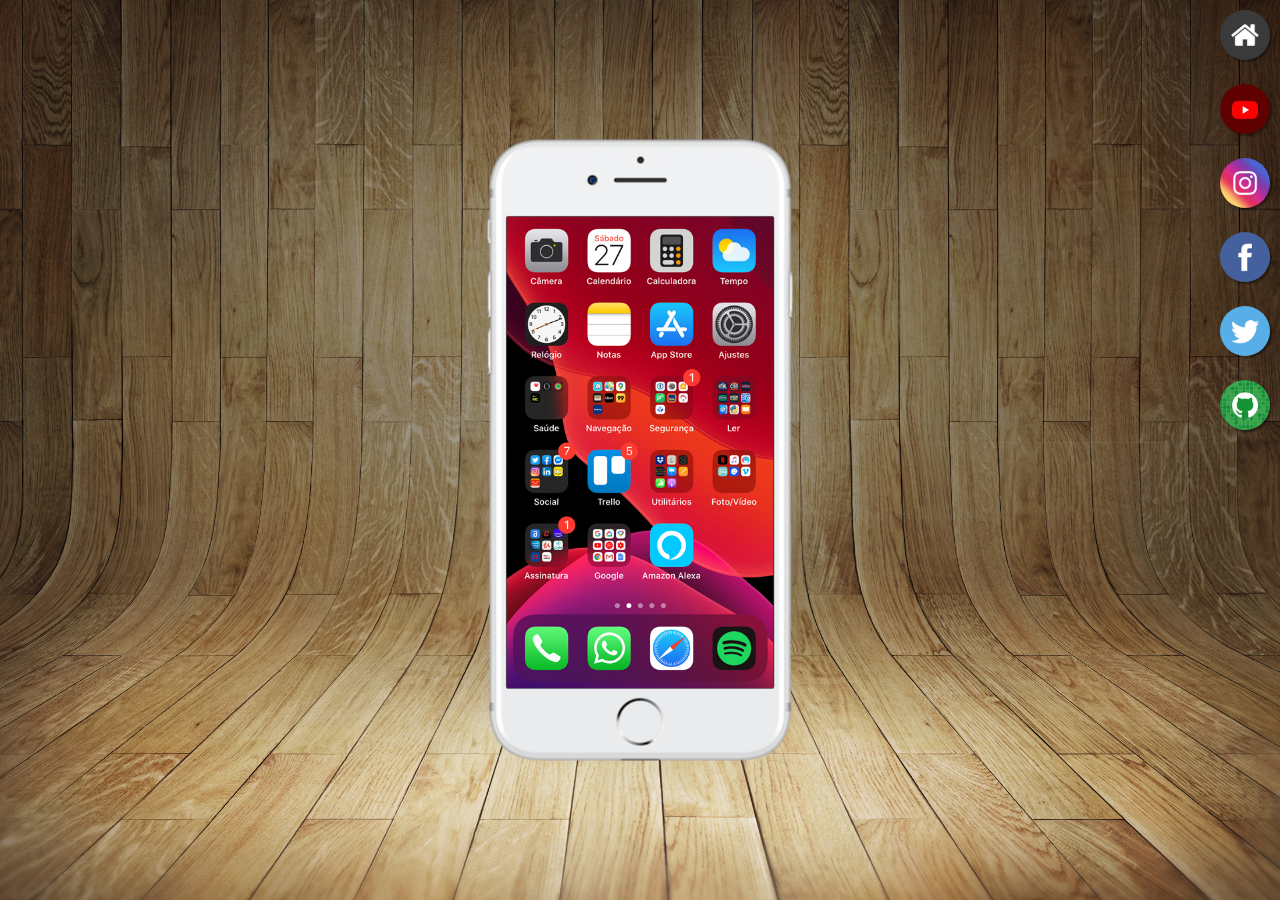
<file: index.html>
<!DOCTYPE html>
<html lang="pt-br">
<head>
    <meta charset="UTF-8">
    <meta name="viewport" content="width=device-width, initial-scale=1.0">
    <link rel="shortcut icon" href="favicon.ico" type="image/x-icon">
    <link rel="stylesheet" href="estilos/style.css">
    <title>Projeto redes sociais</title>
</head>
<body>
    <main>
        <section id="telefone">
            <iframe src="home.html" name="tela" id="tela" frameborder="0"></iframe>

        </section>
        <section id="redes-sociais">
            <a href="home.html" target="tela"><img src="imagens/logo-home.jpg" alt="home"></a><br>
            <a href="youtube.html" target="tela"><img src="imagens/logo-youtube.jpg" alt="youtube"></a><br>
            <a href="instagram.html" target="tela"><img src="imagens/logo-instagram.jpg" alt="instagram"></a><br>
            <a href="facebook.html" target="tela"><img src="imagens/logo-facebook.jpg" alt="facebook"></a><br>
            <a href="twitter.html" target="tela"><img src="imagens/logo-twitter.jpg" alt="twitter"></a><br>
            <a href="github.html" target="tela"><img src="imagens/logo-github.jpg" alt="github"></a><br>
            
        </section>
    </main>
    
</body>
</html>
</file>
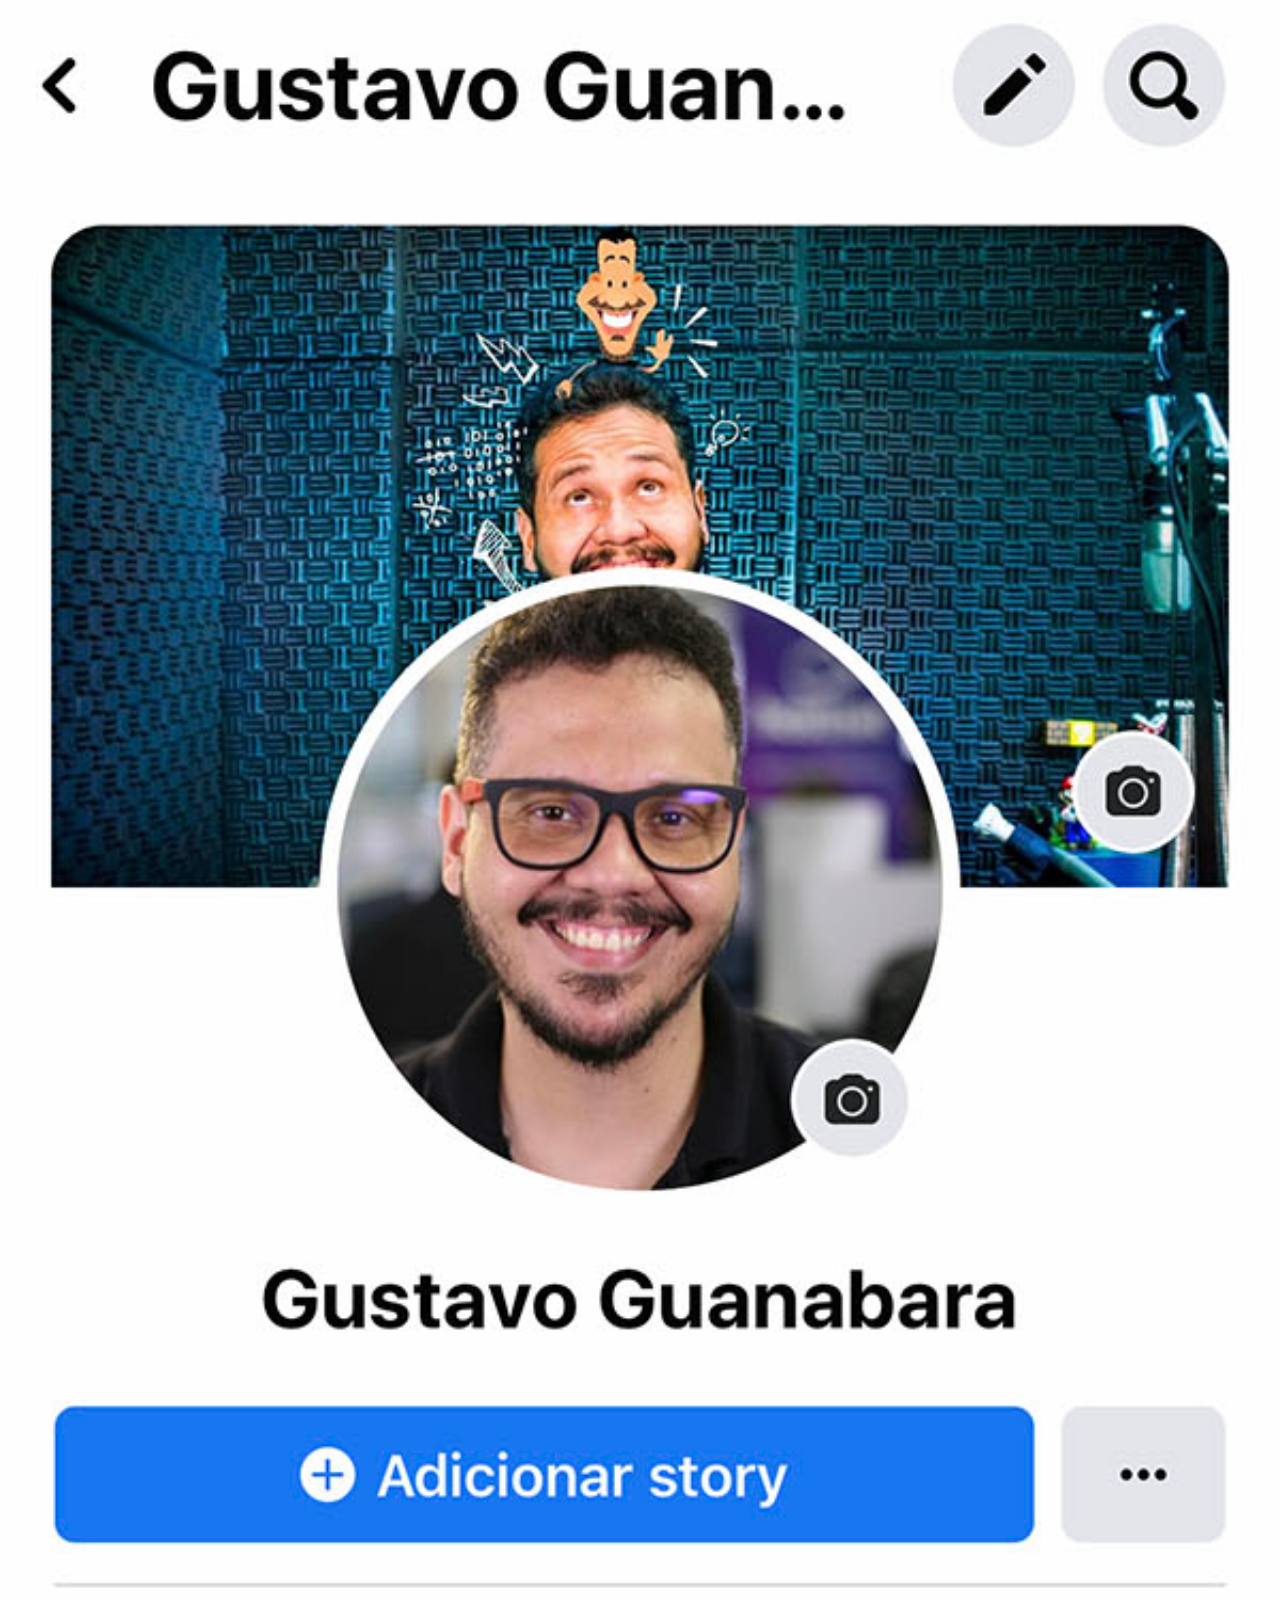
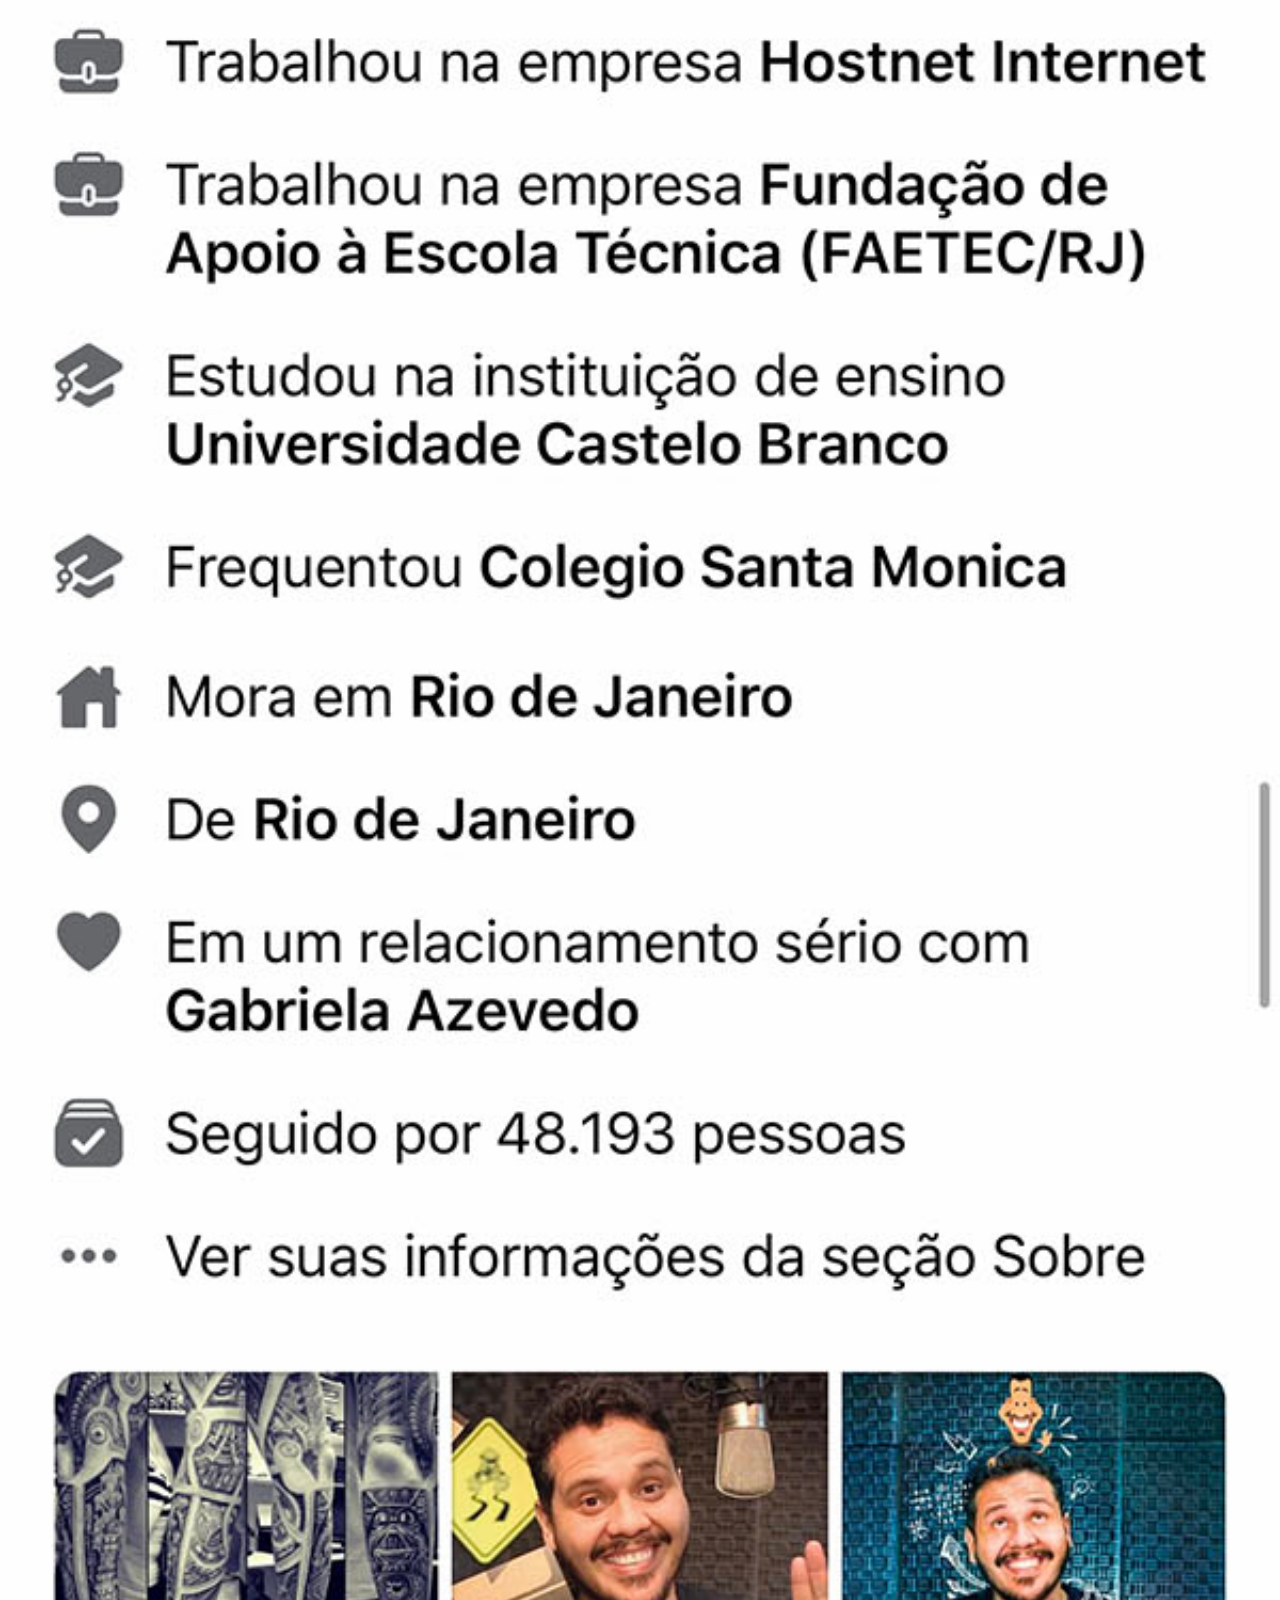
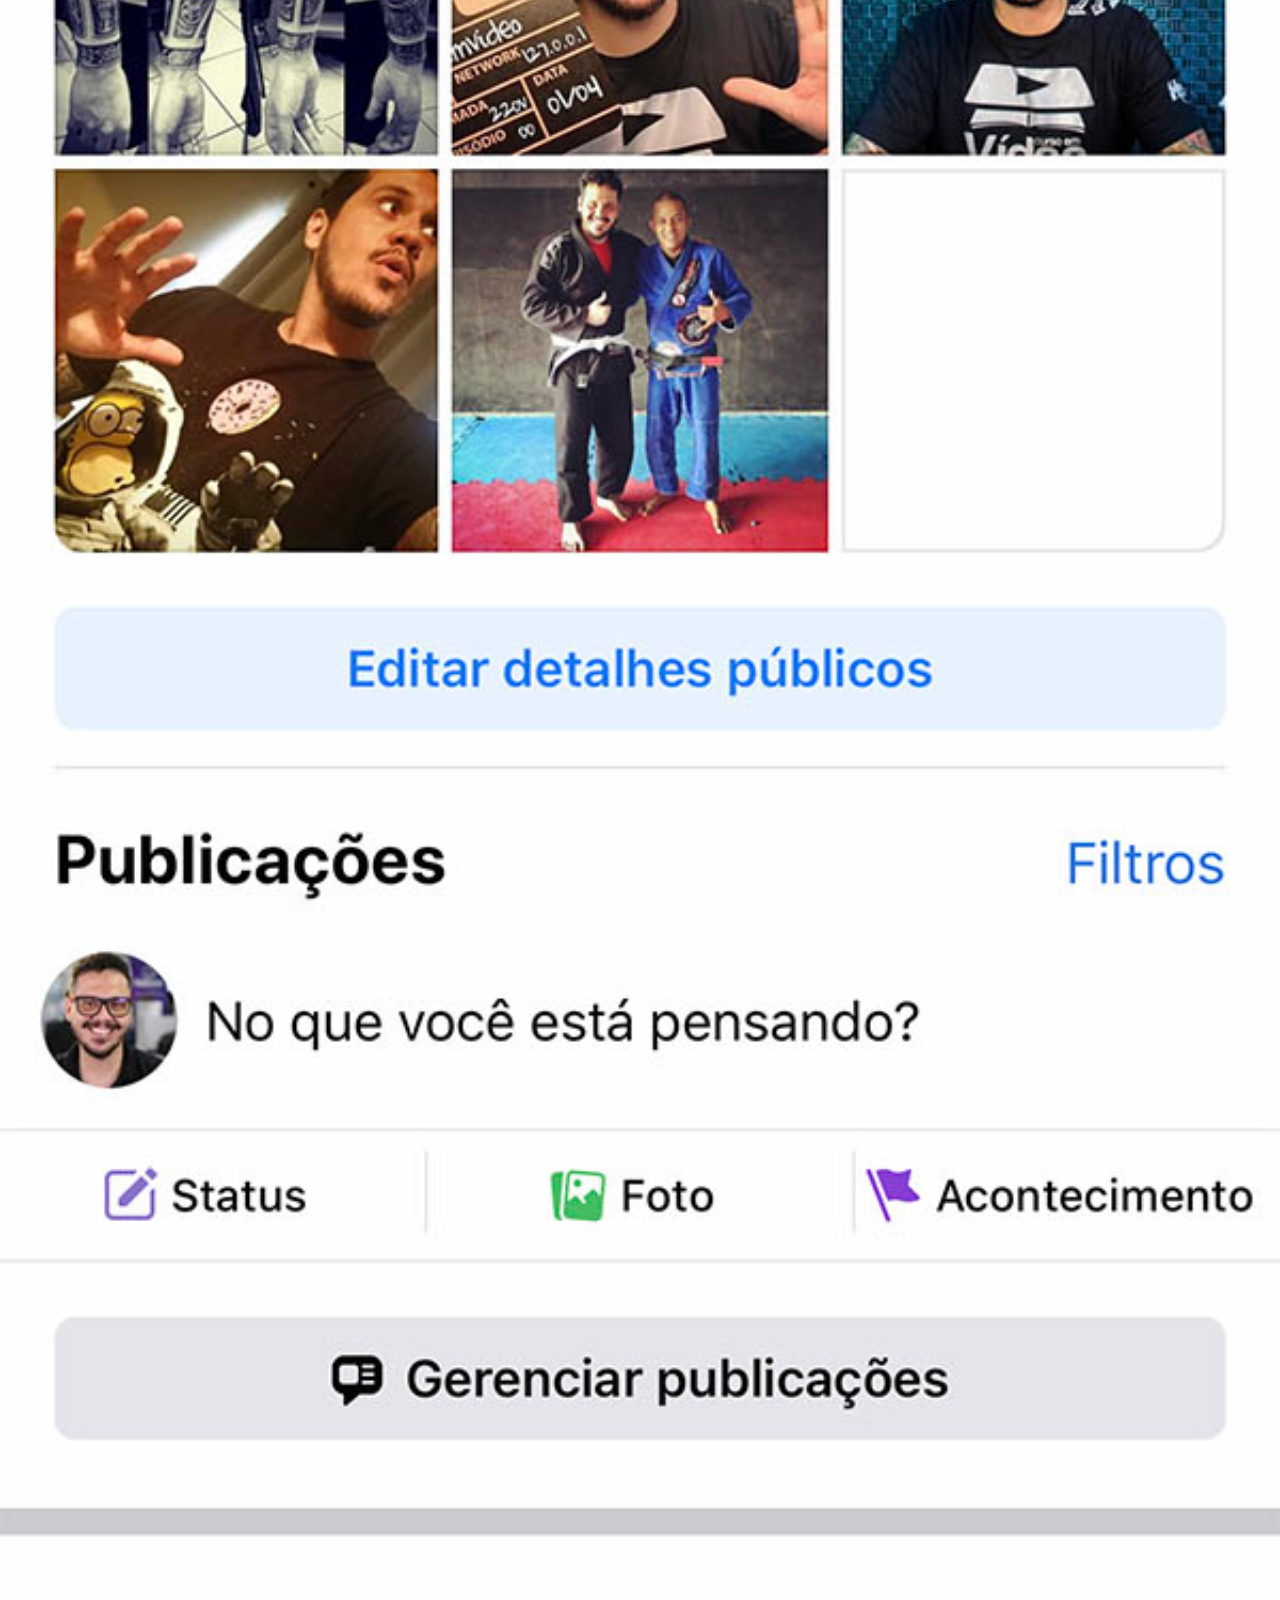
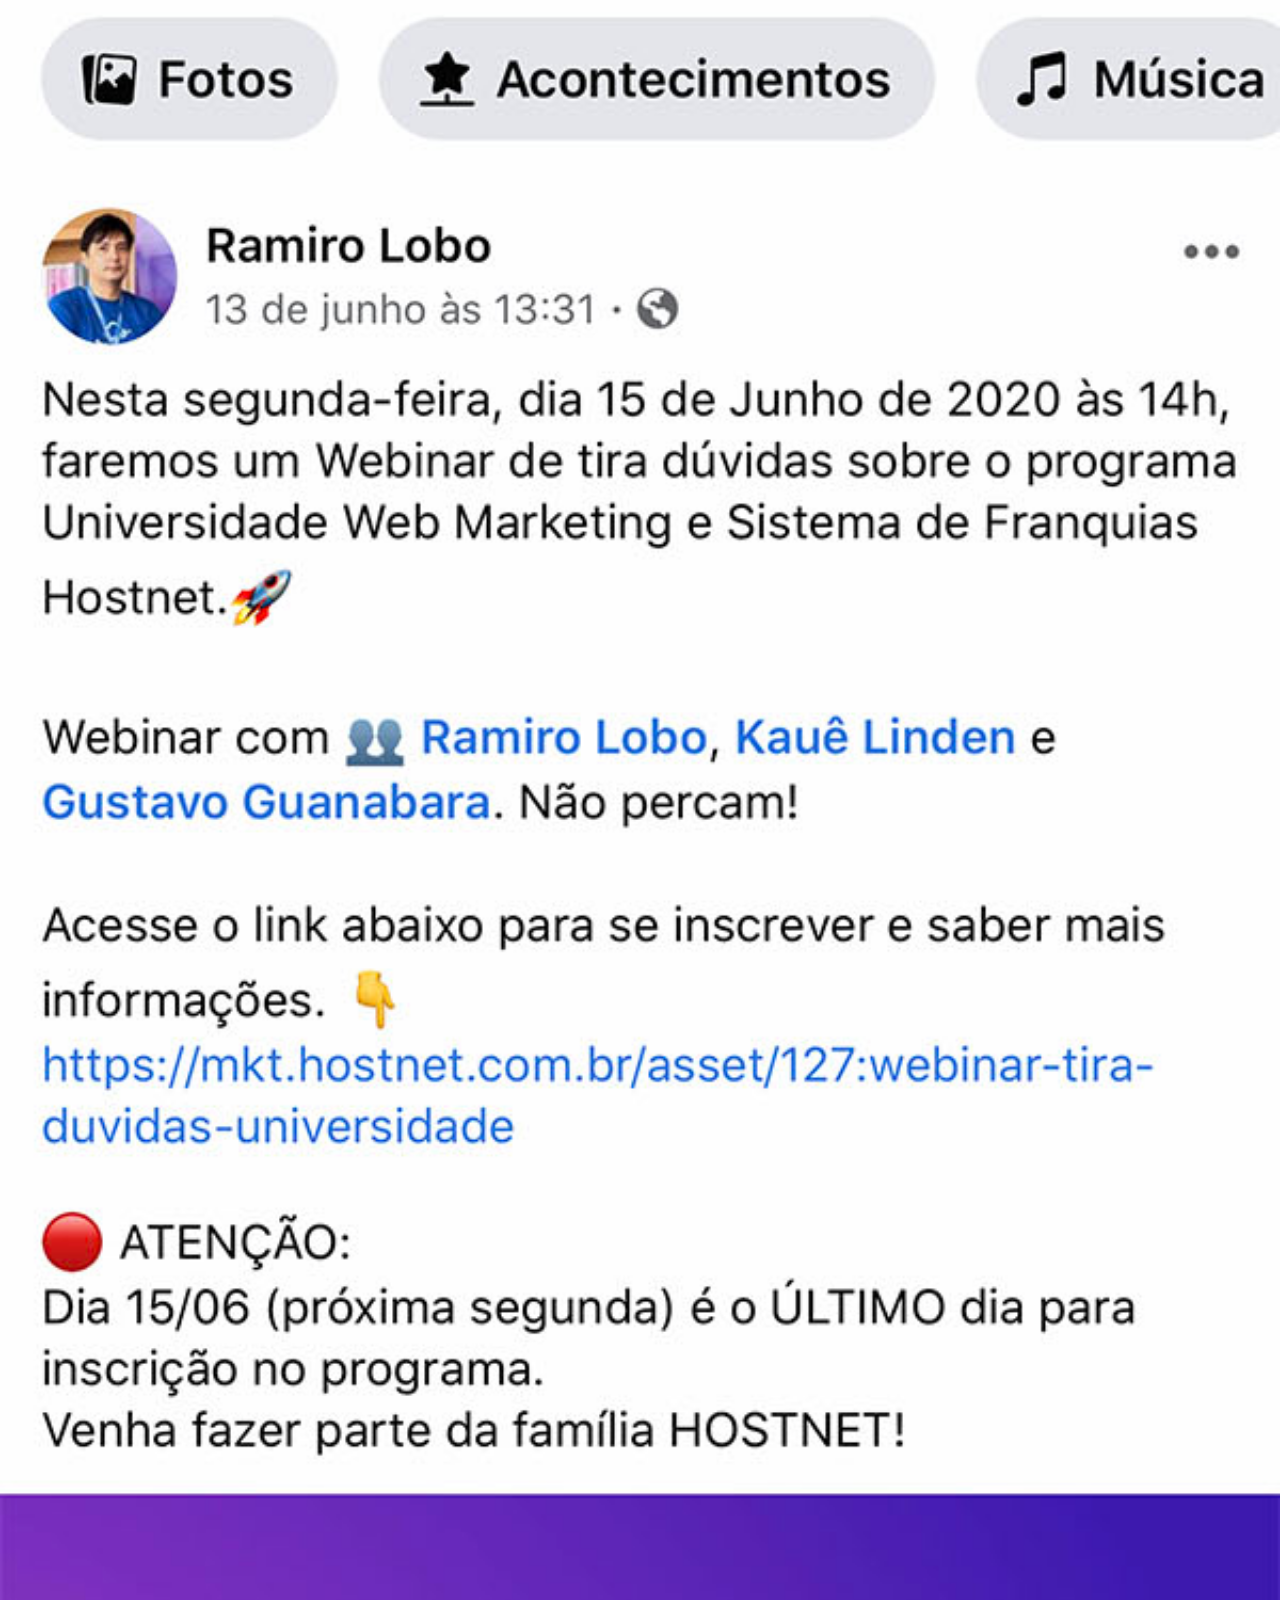
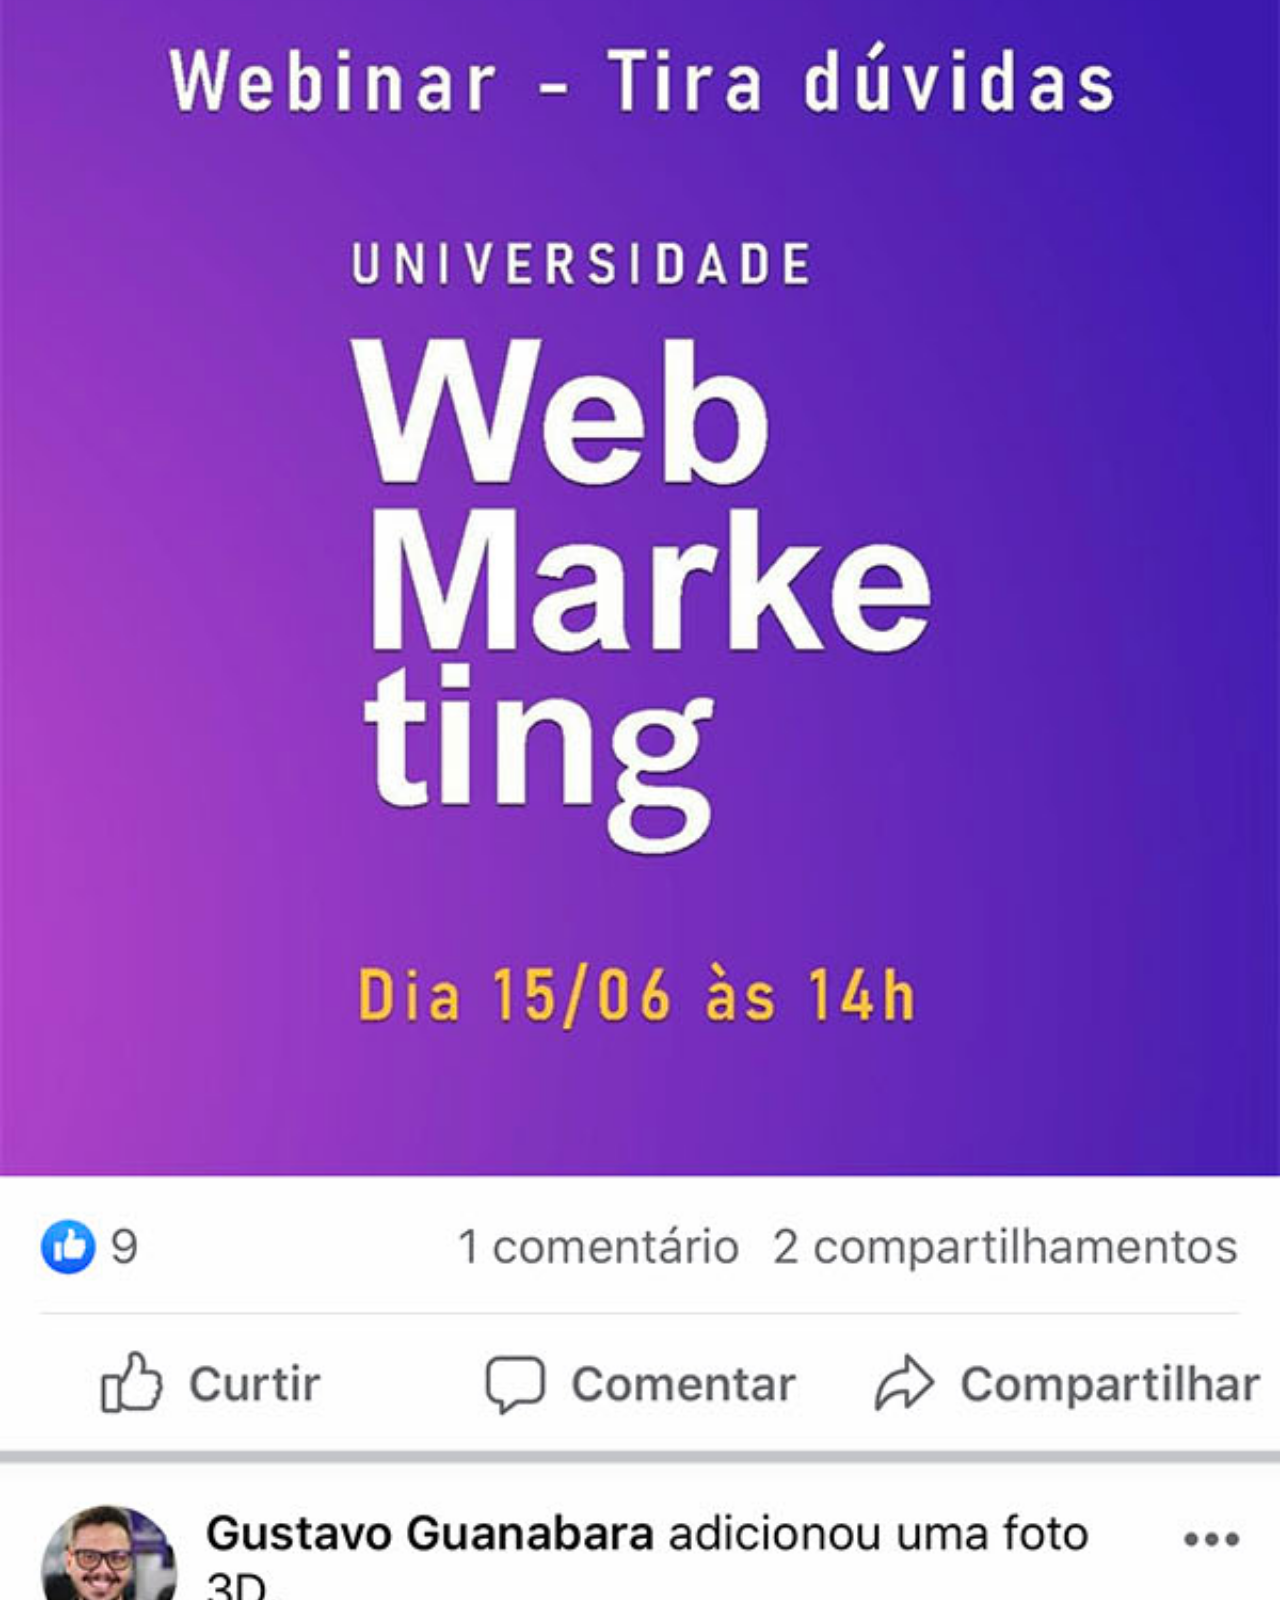
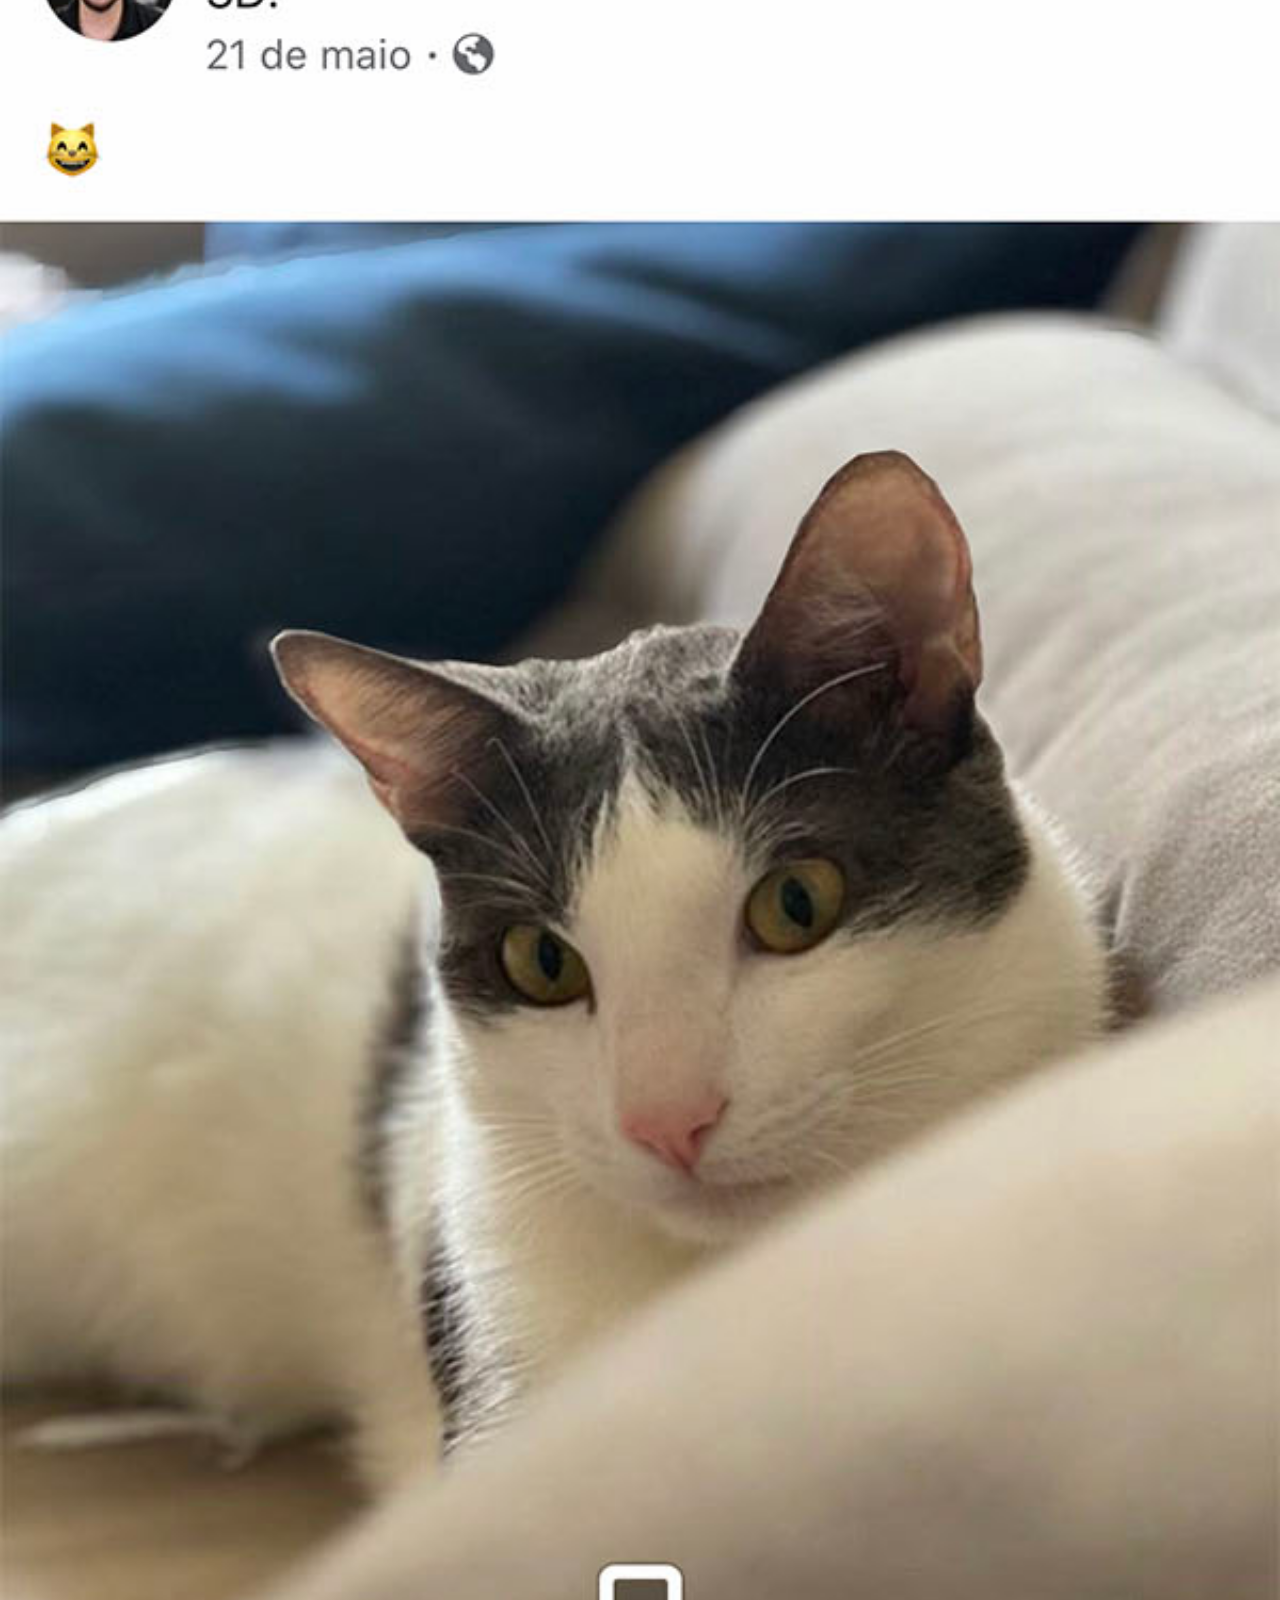
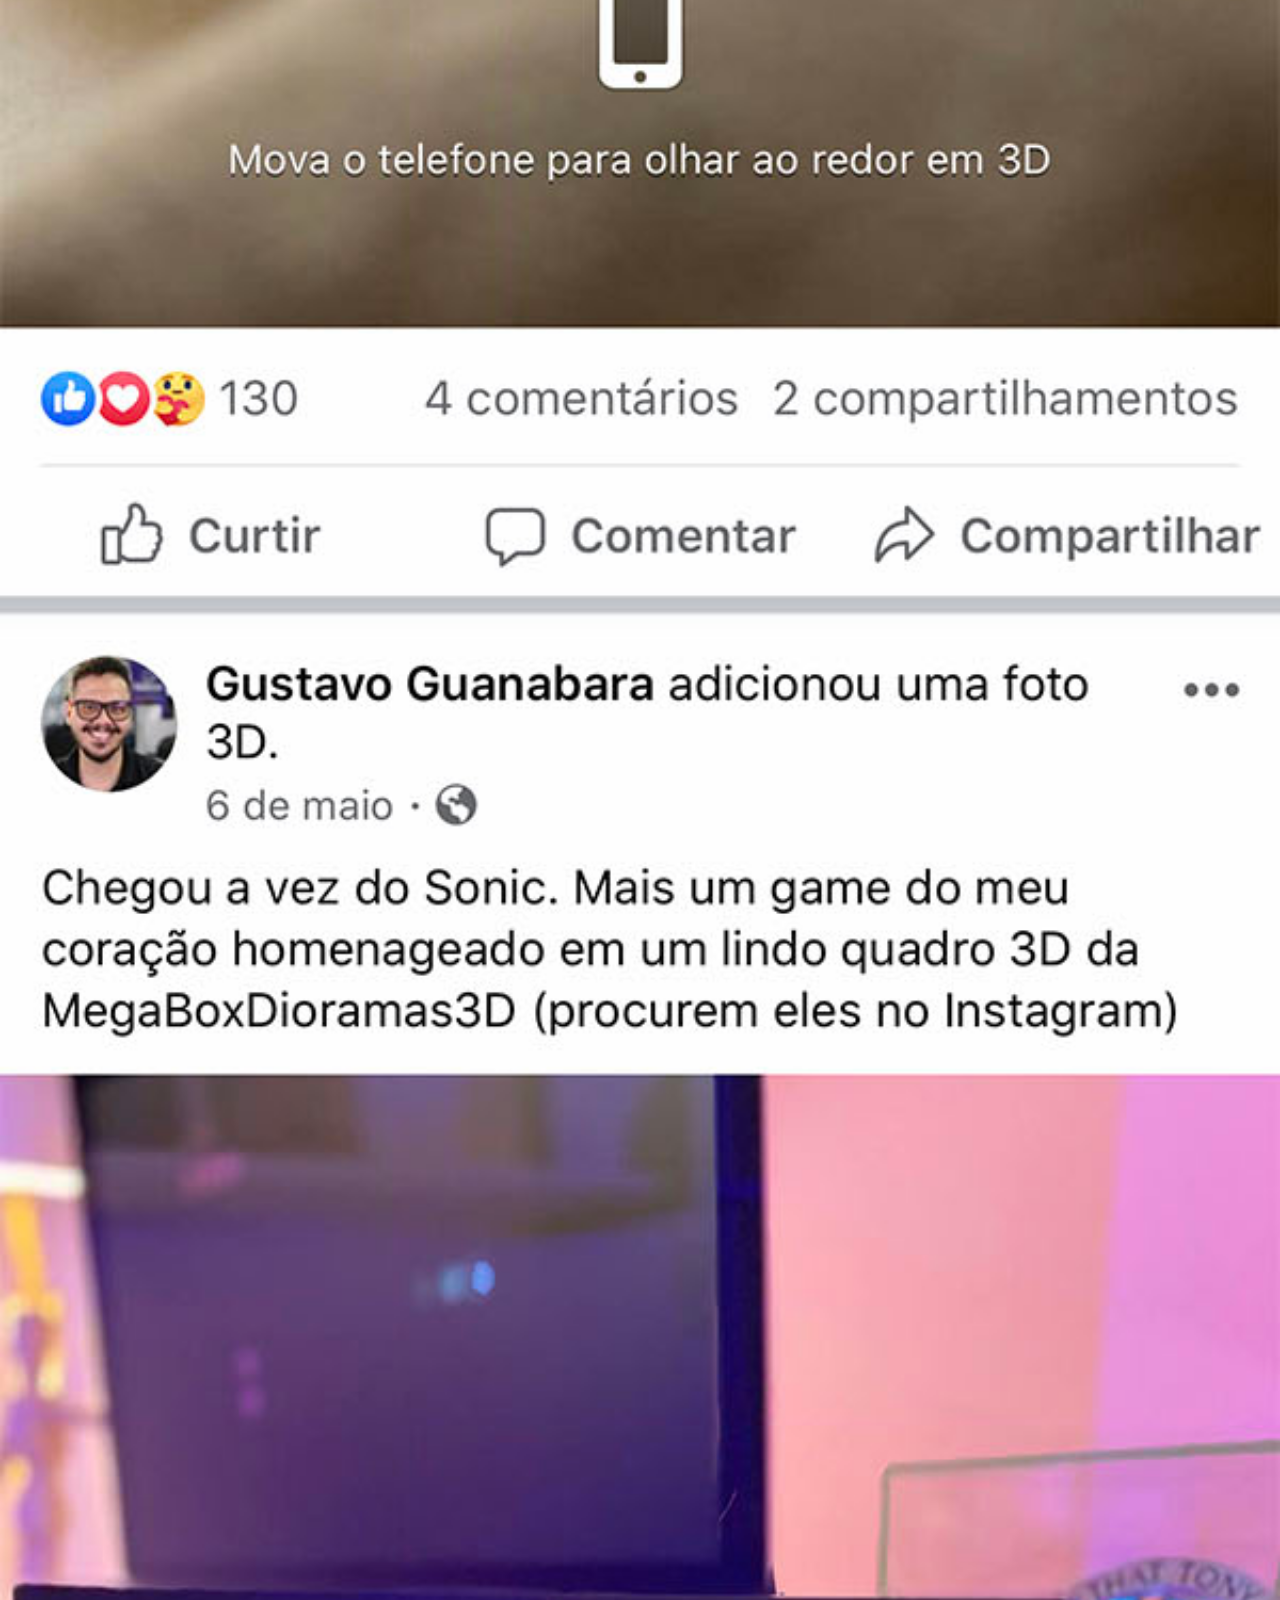
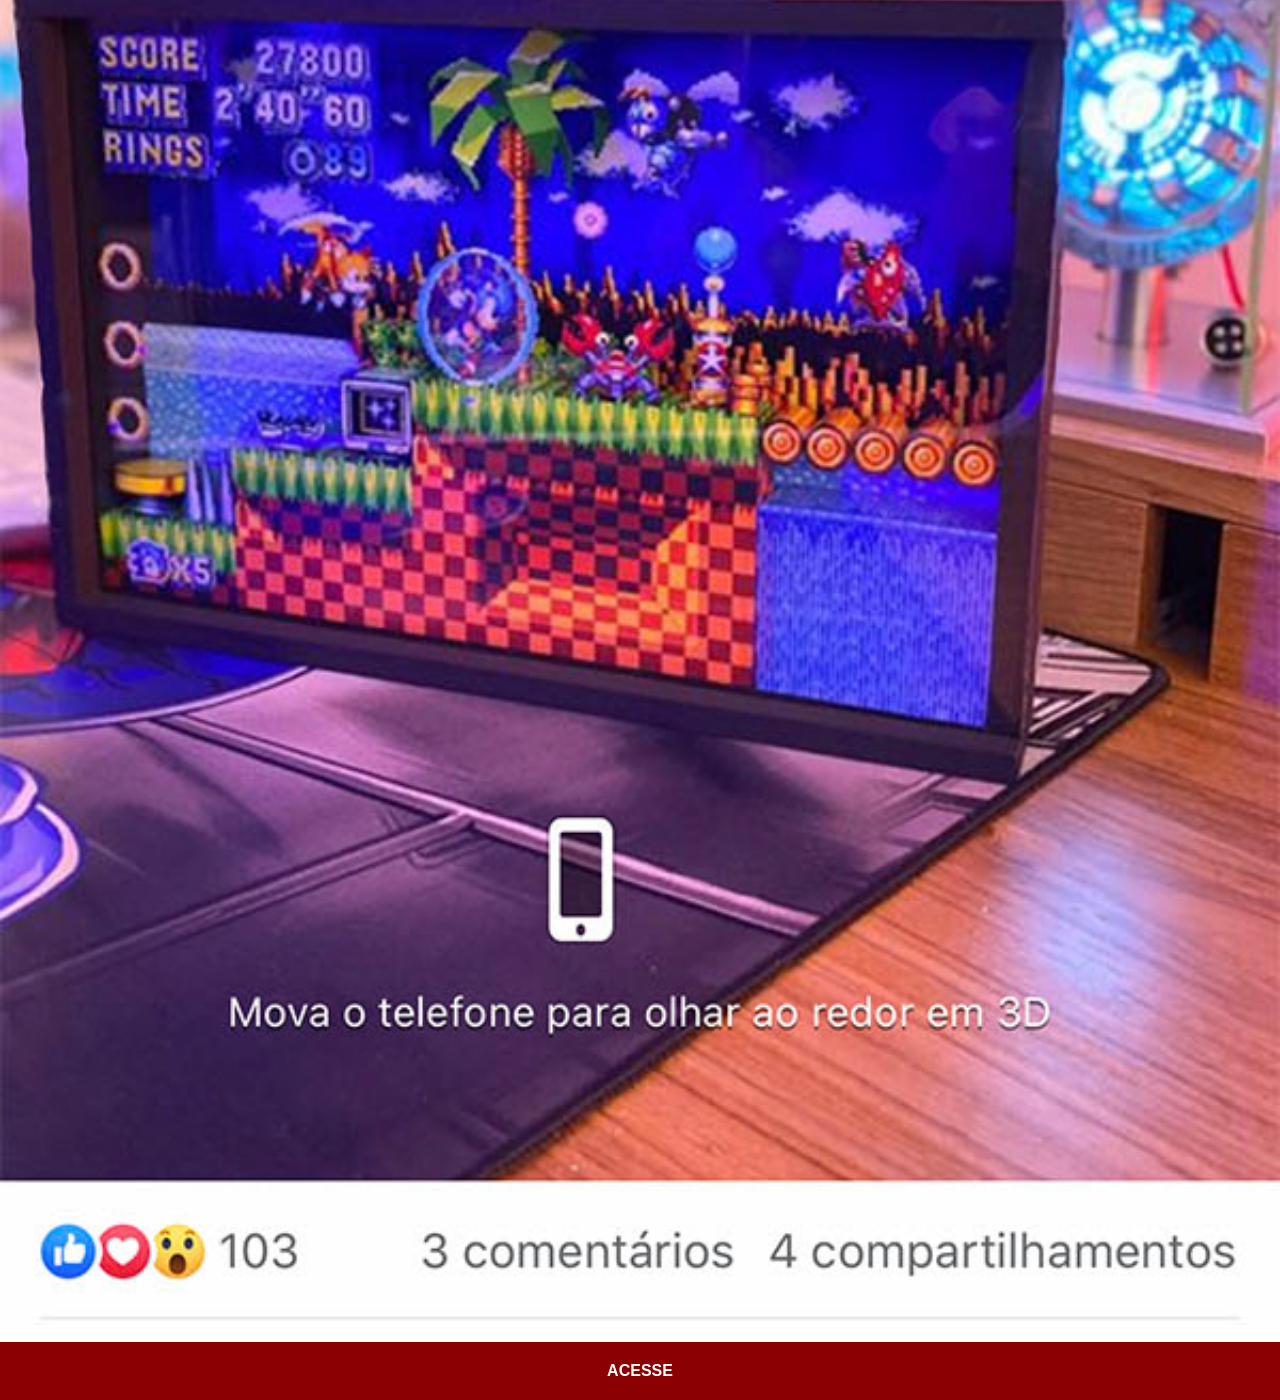
<file: facebook.html>
<!DOCTYPE html>
<html lang="en">
<head>
    <meta charset="UTF-8">
    <meta name="viewport" content="width=device-width, initial-scale=1.0">
    <link rel="stylesheet" href="estilos/social.css">
    <title>Facebook</title>
</head>
<body>
    <img src="imagens/tela-facebook.jpg" alt="facebook">
    <a href="https://www.facebook.com/CursosEmVideo/?locale=pt_BR">ACESSE</a>
</body>
</html>
</file>
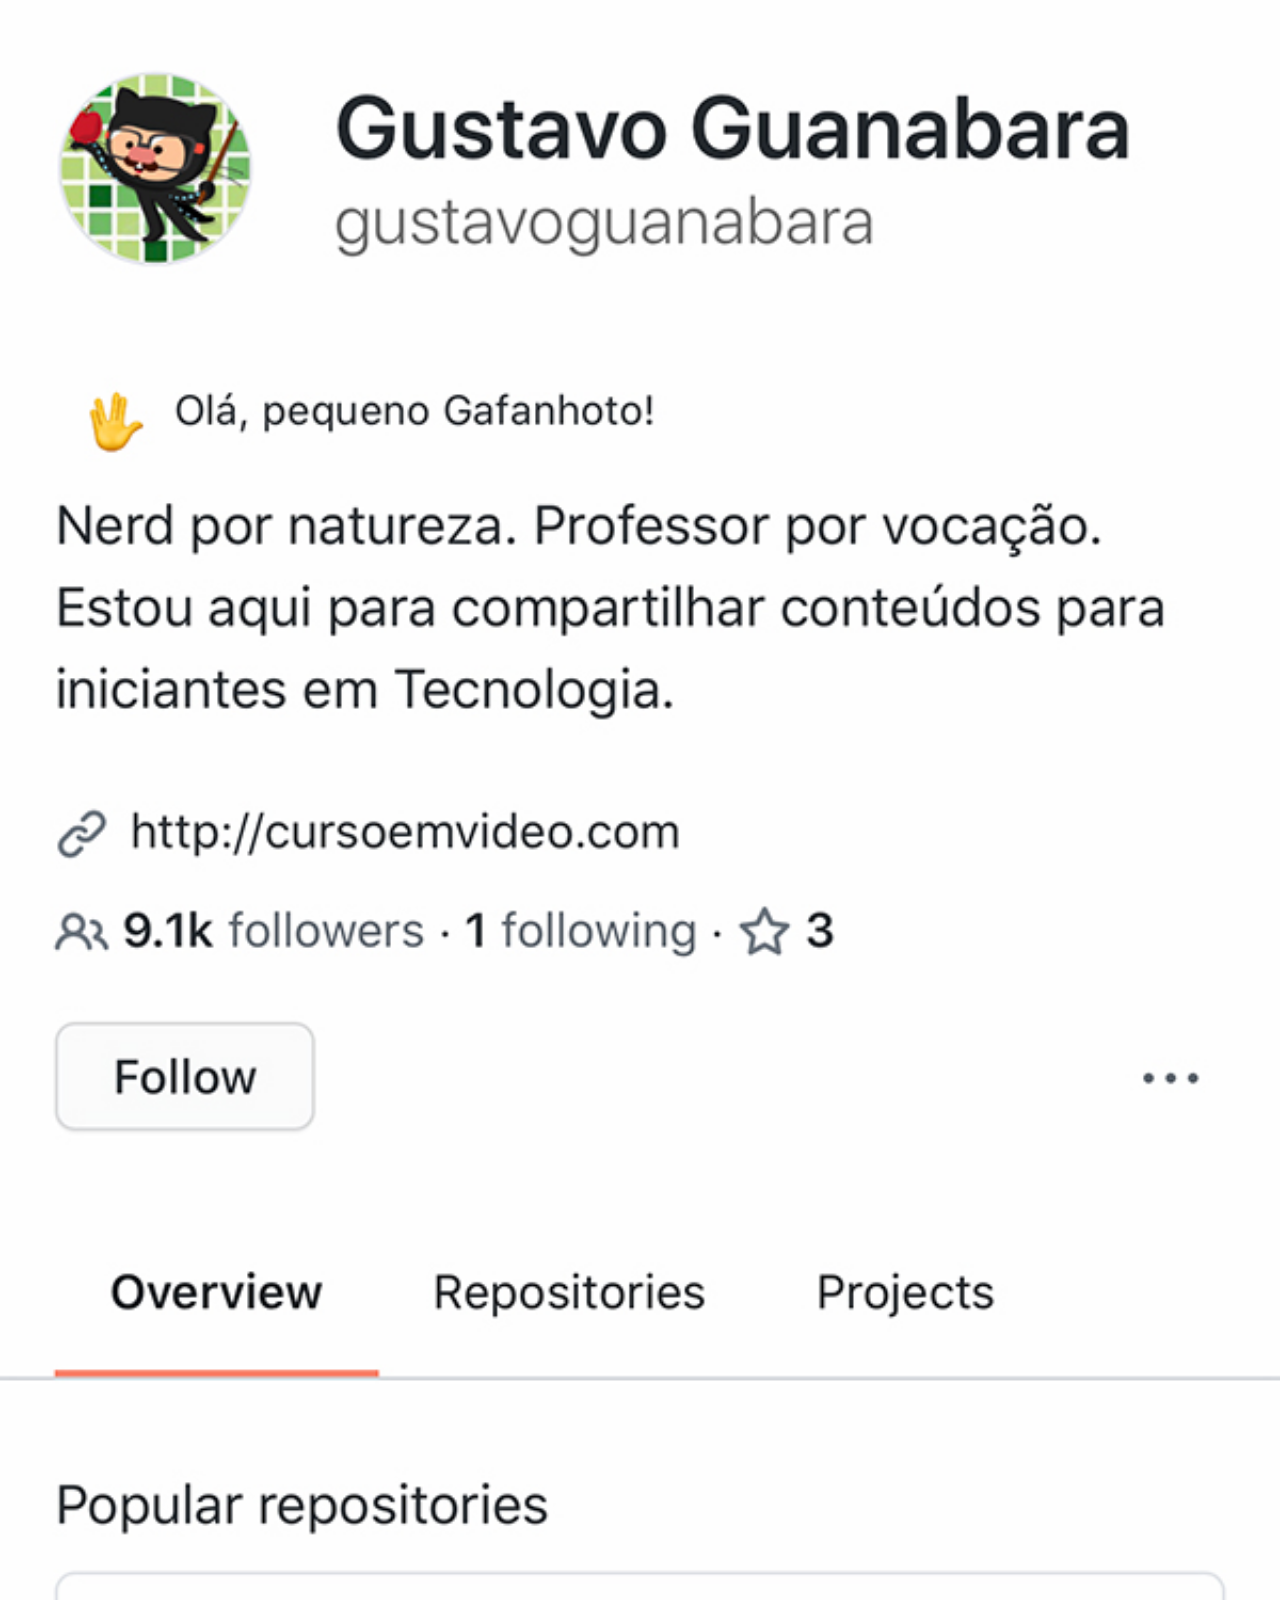
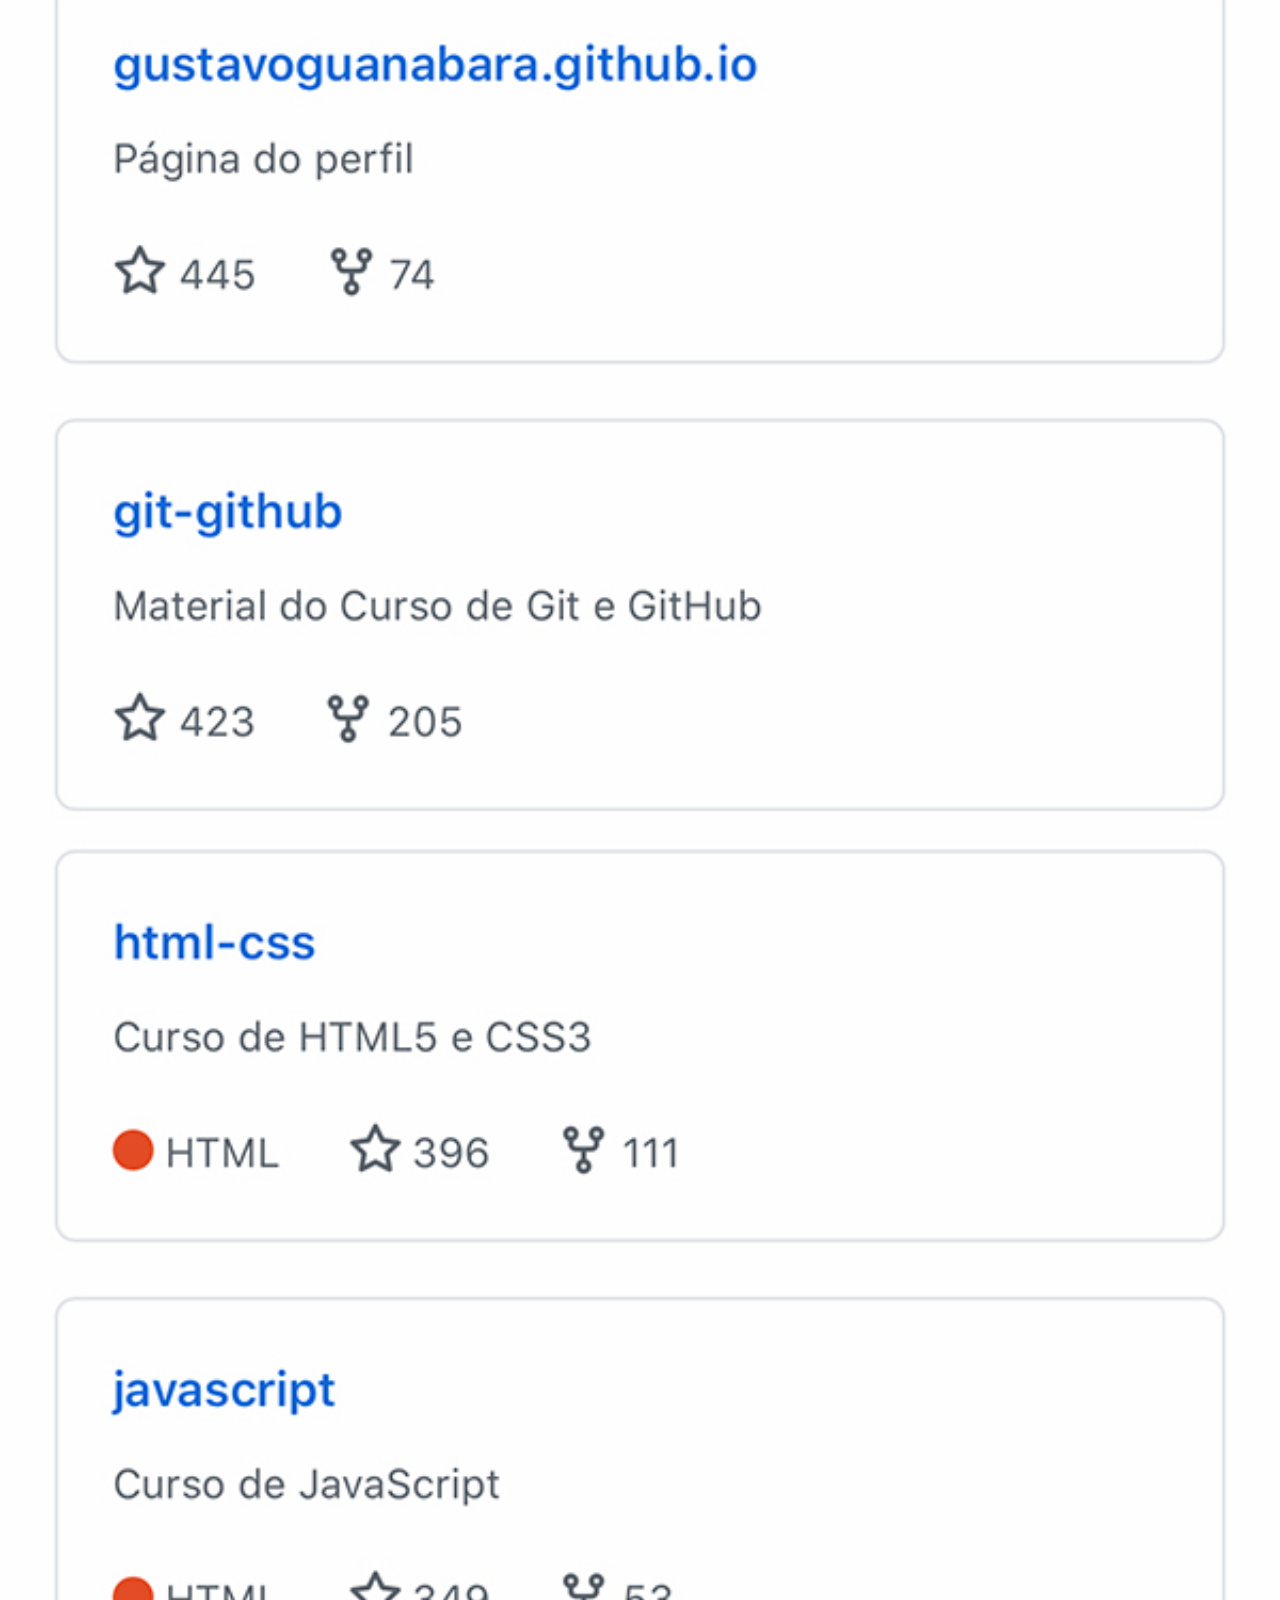
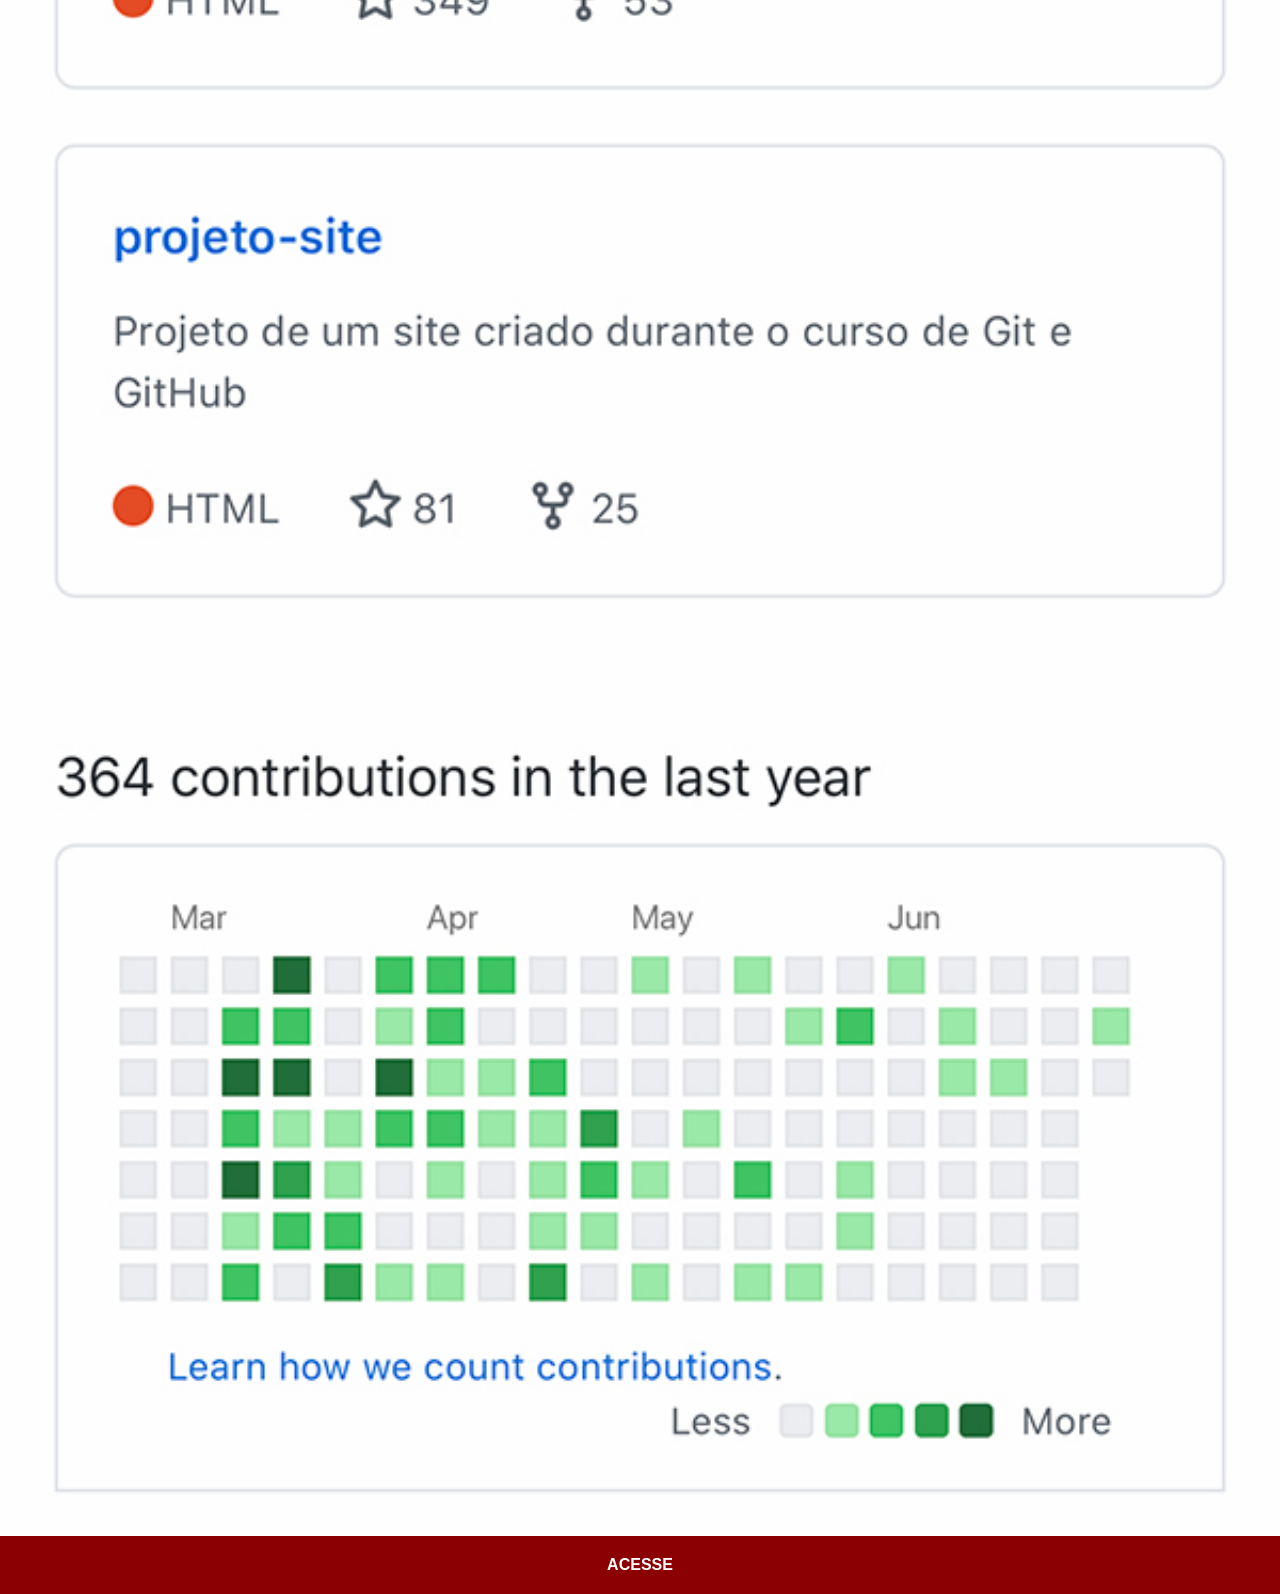
<file: github.html>
<!DOCTYPE html>
<html lang="pt-br">
<head>
    <meta charset="UTF-8">
    <meta name="viewport" content="width=device-width, initial-scale=1.0">
    <link rel="stylesheet" href="estilos/social.css">
    <title>Github</title>
</head>
<body>
    <img src="imagens/tela-github.jpg" alt="github">
    <a href="https://github.com/gustavoguanabara" target="_blank">ACESSE</a>
    
</body>
</html>
</file>
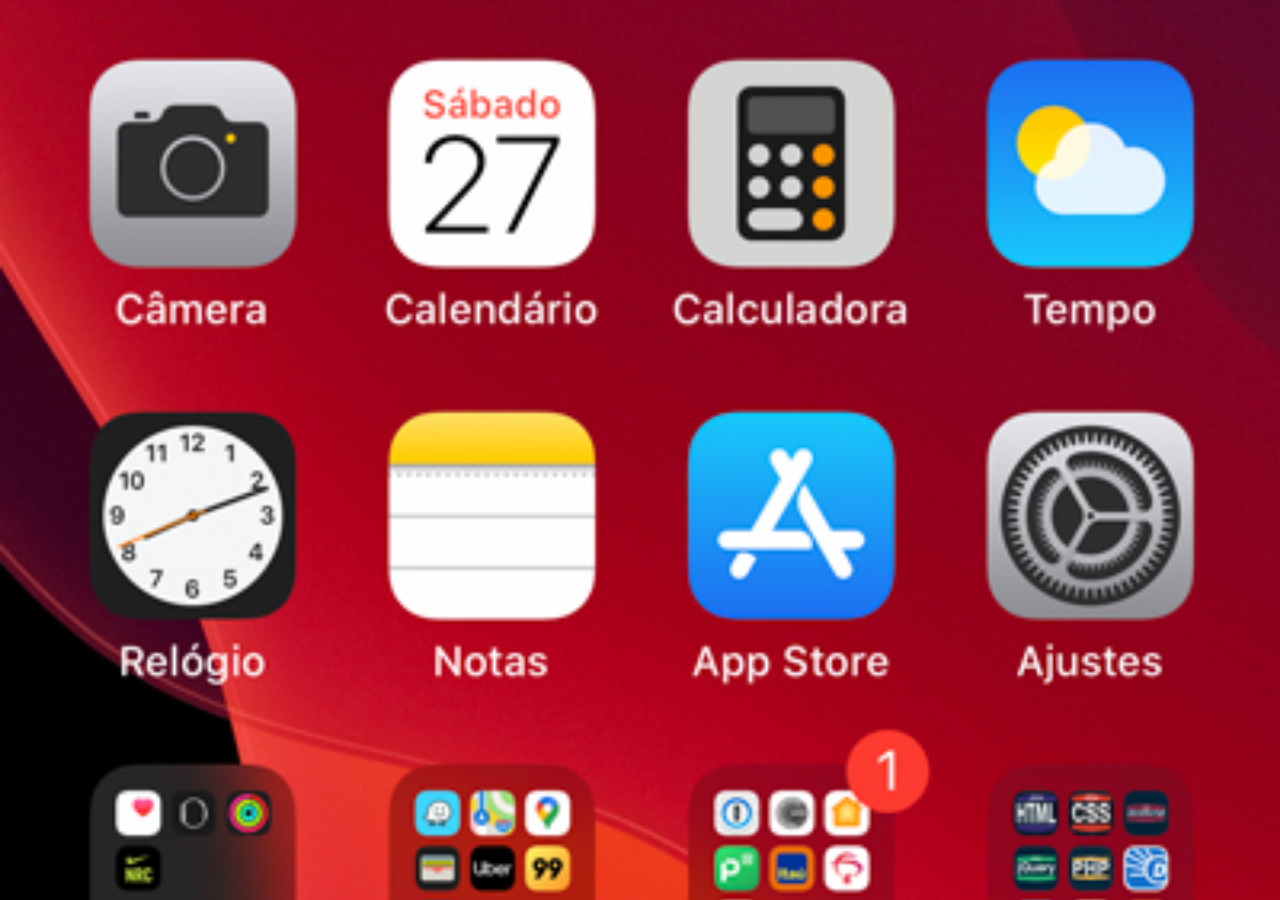
<file: home.html>
<!DOCTYPE html>
<html lang="pt-br>
<head>
    <meta charset="UTF-8">
    <meta name="viewport" content="width=device-width, initial-scale=1.0">
    <title>Home</title>
    <style>
        * {
            margin: 0px;
            padding: 0px;
        }

        body {
            height: 100vh;
            width: 100vw;
            background: black url('imagens/tela-home.jpg') no-repeat top center;
            background-size: cover;
        }
    </style>
</head>
<body>

    
</body>
</html>
</file>
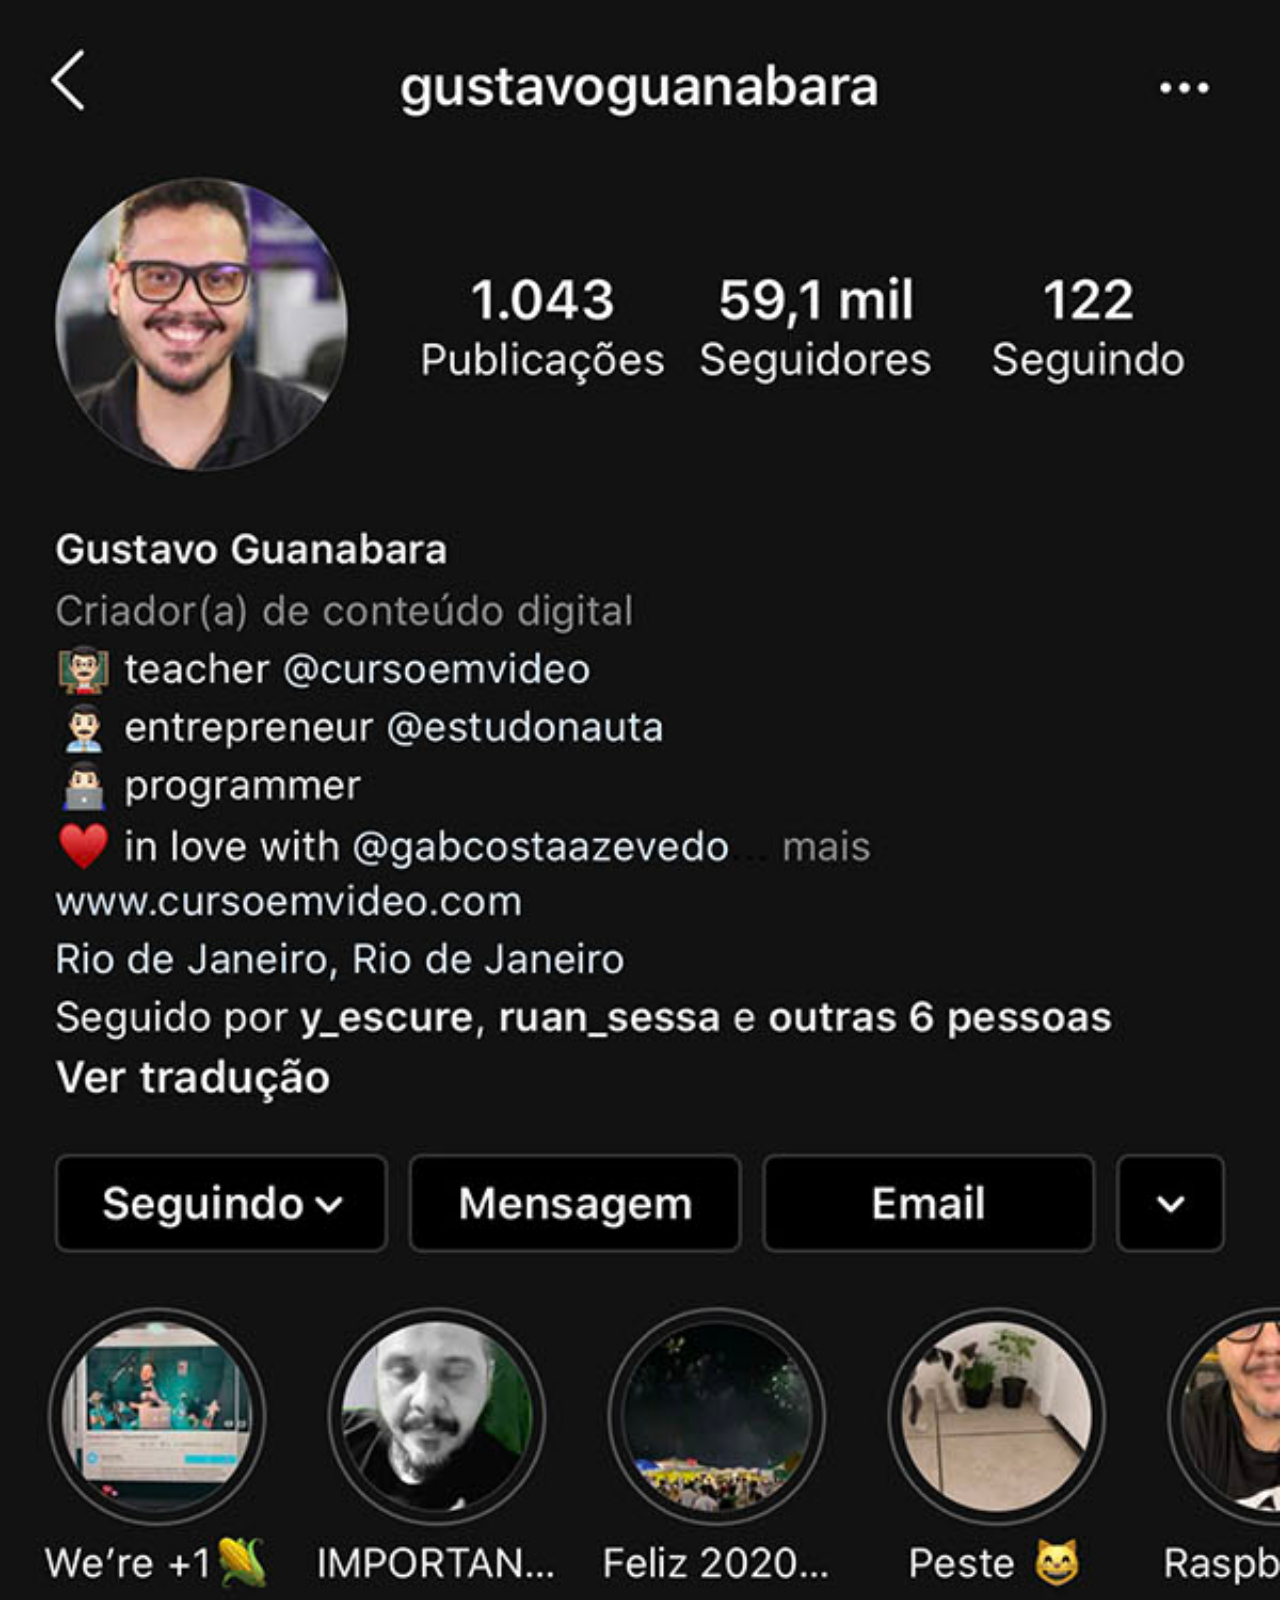
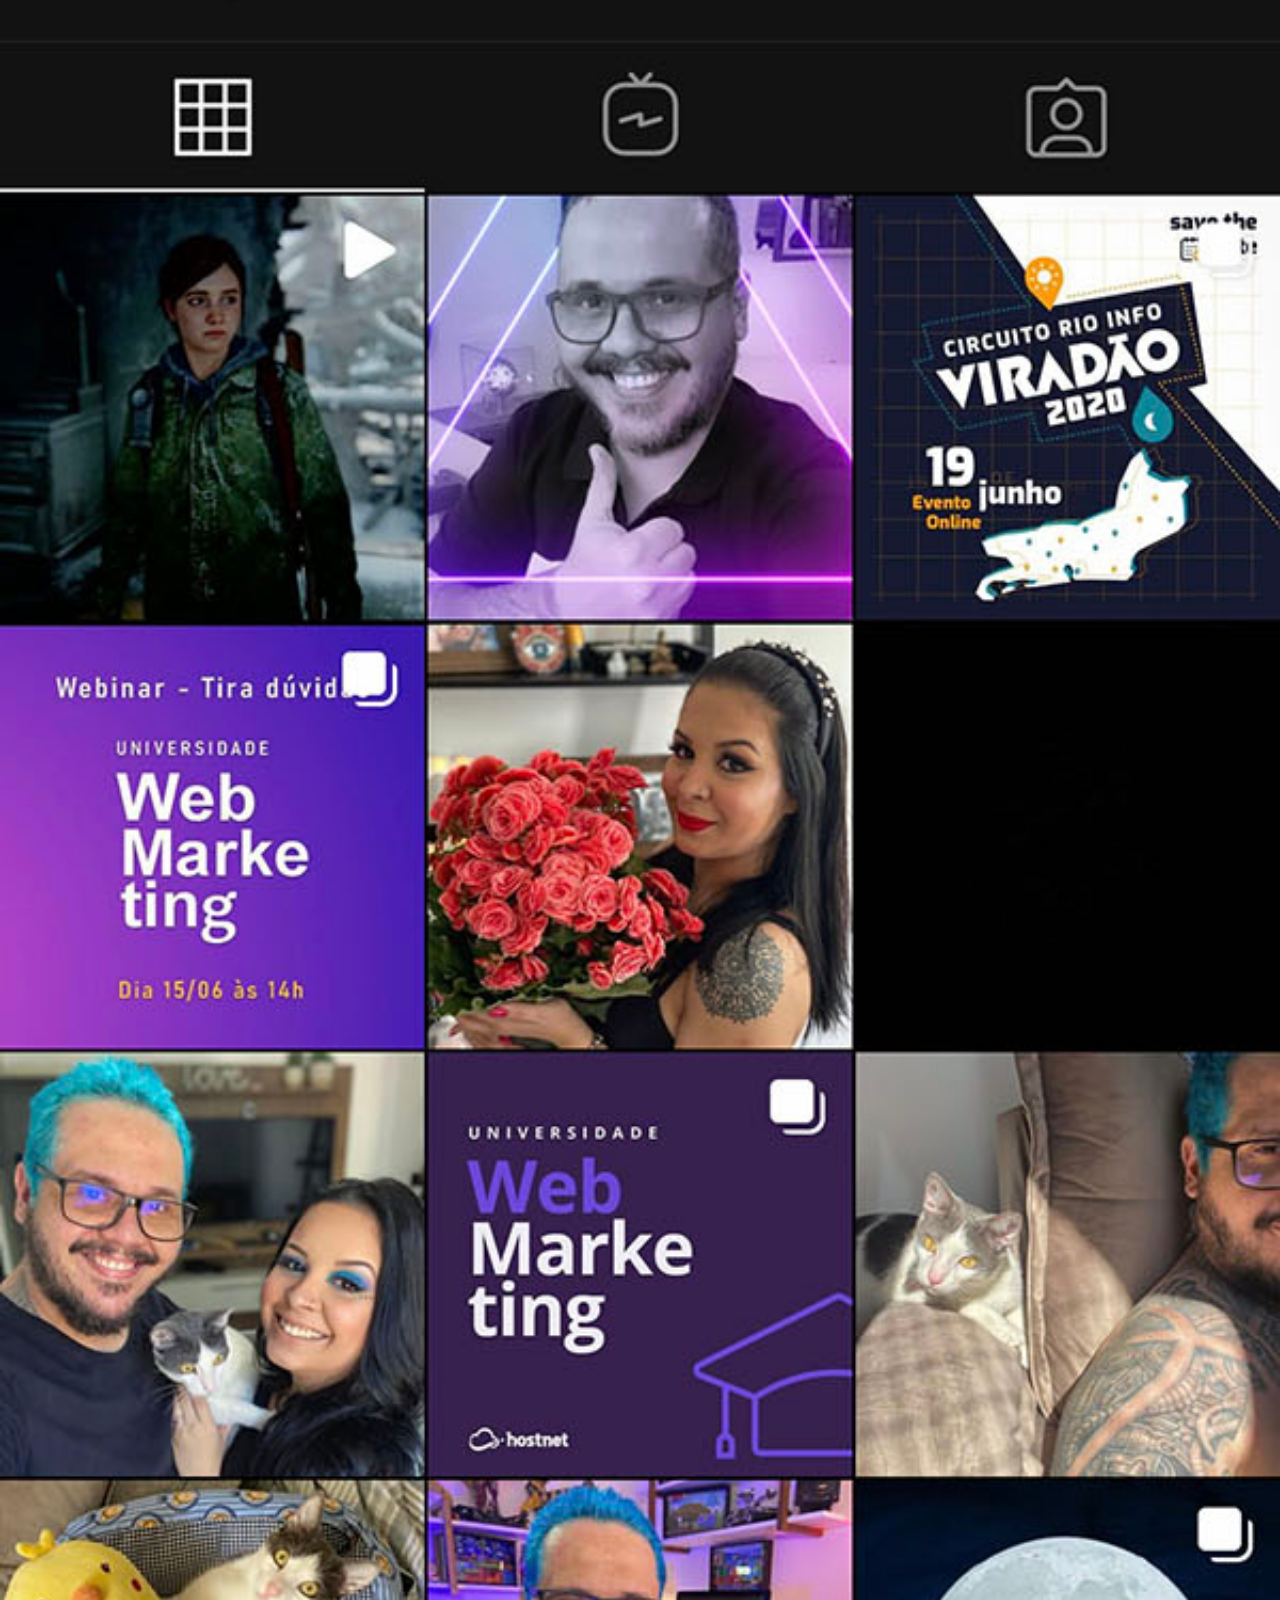
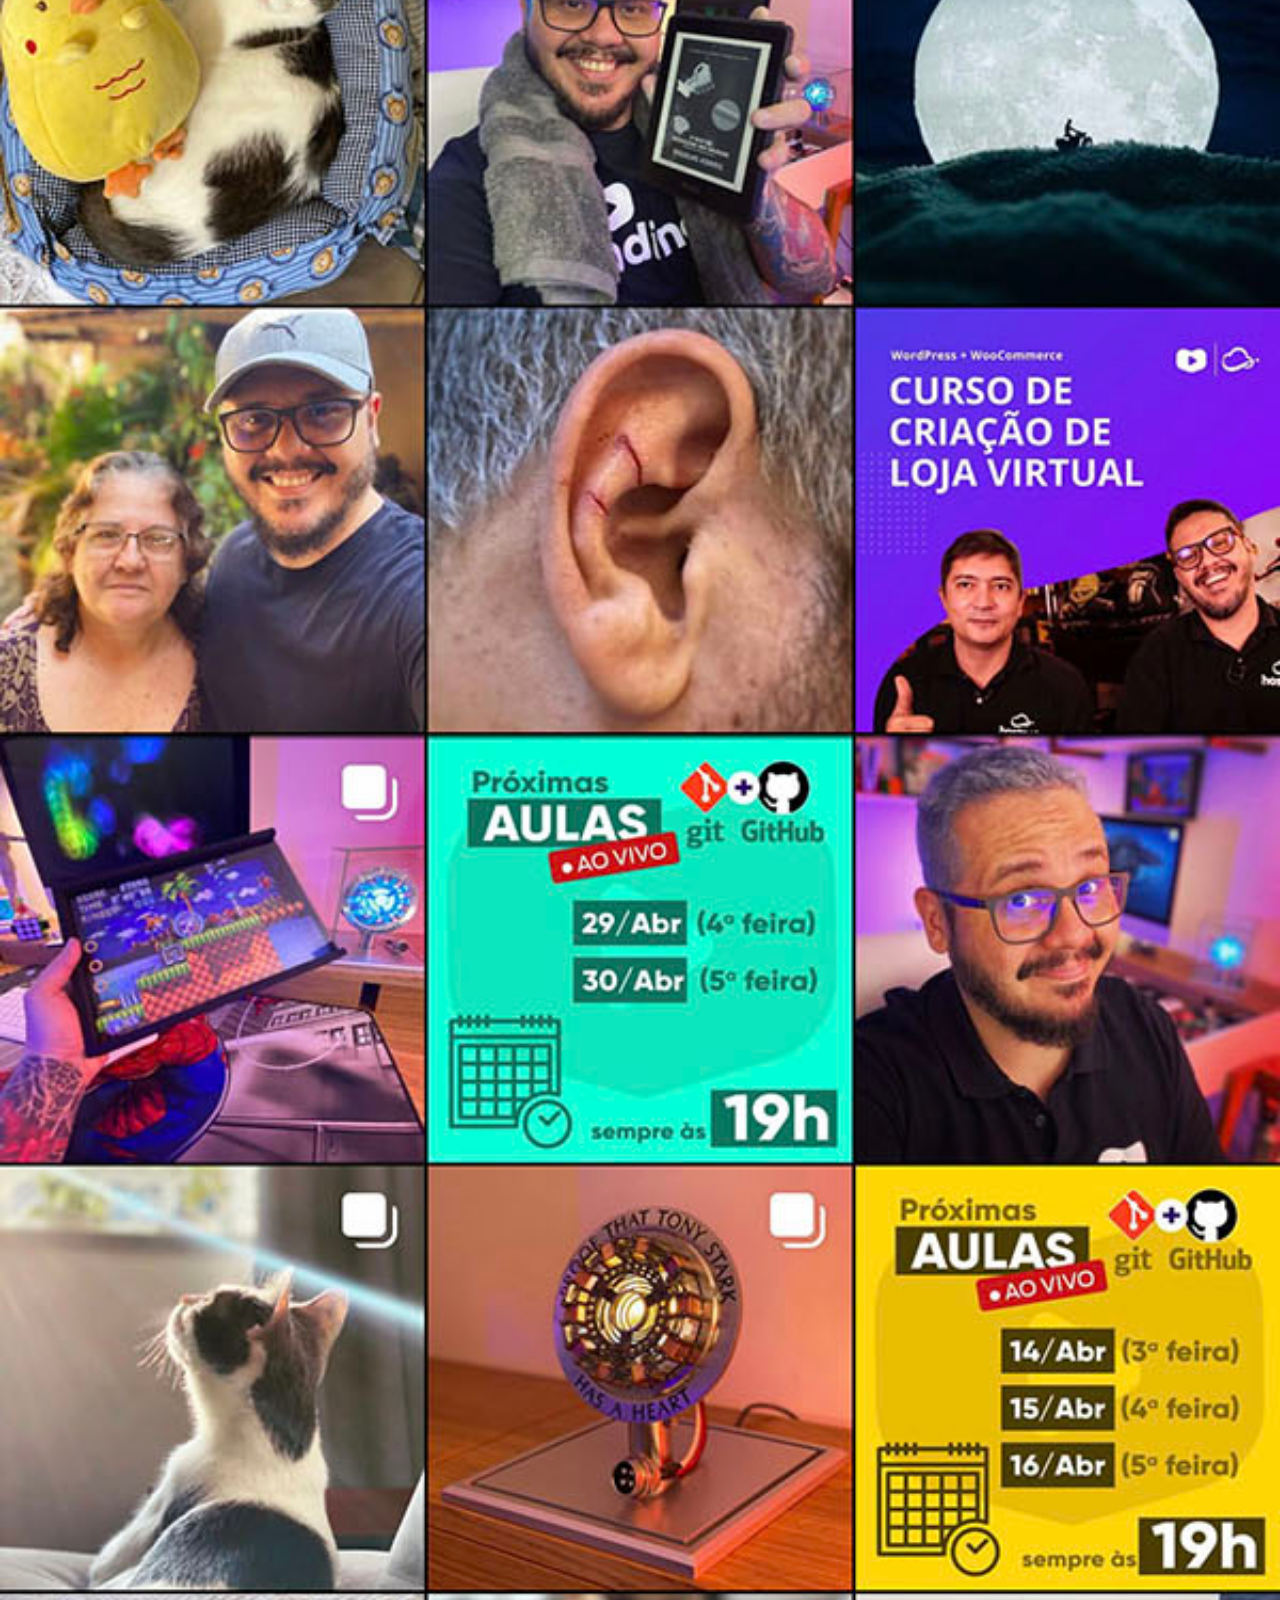
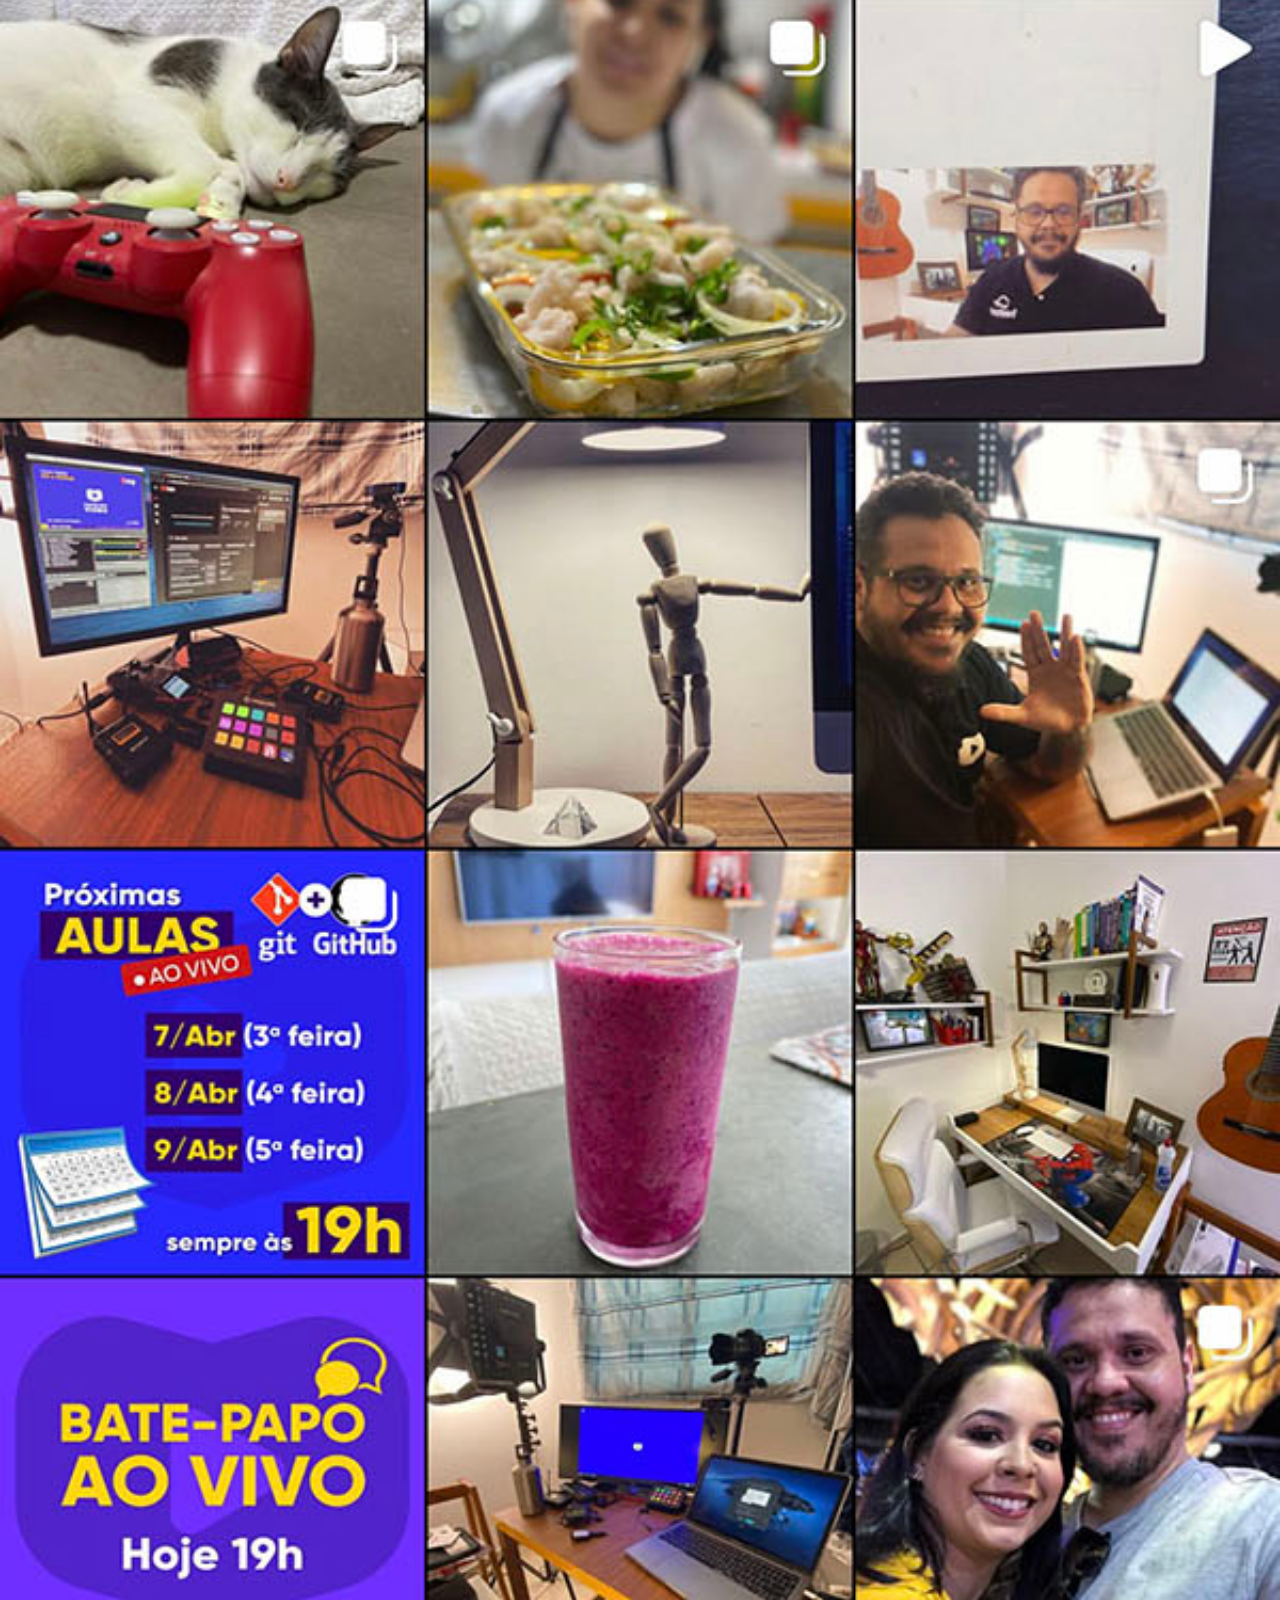
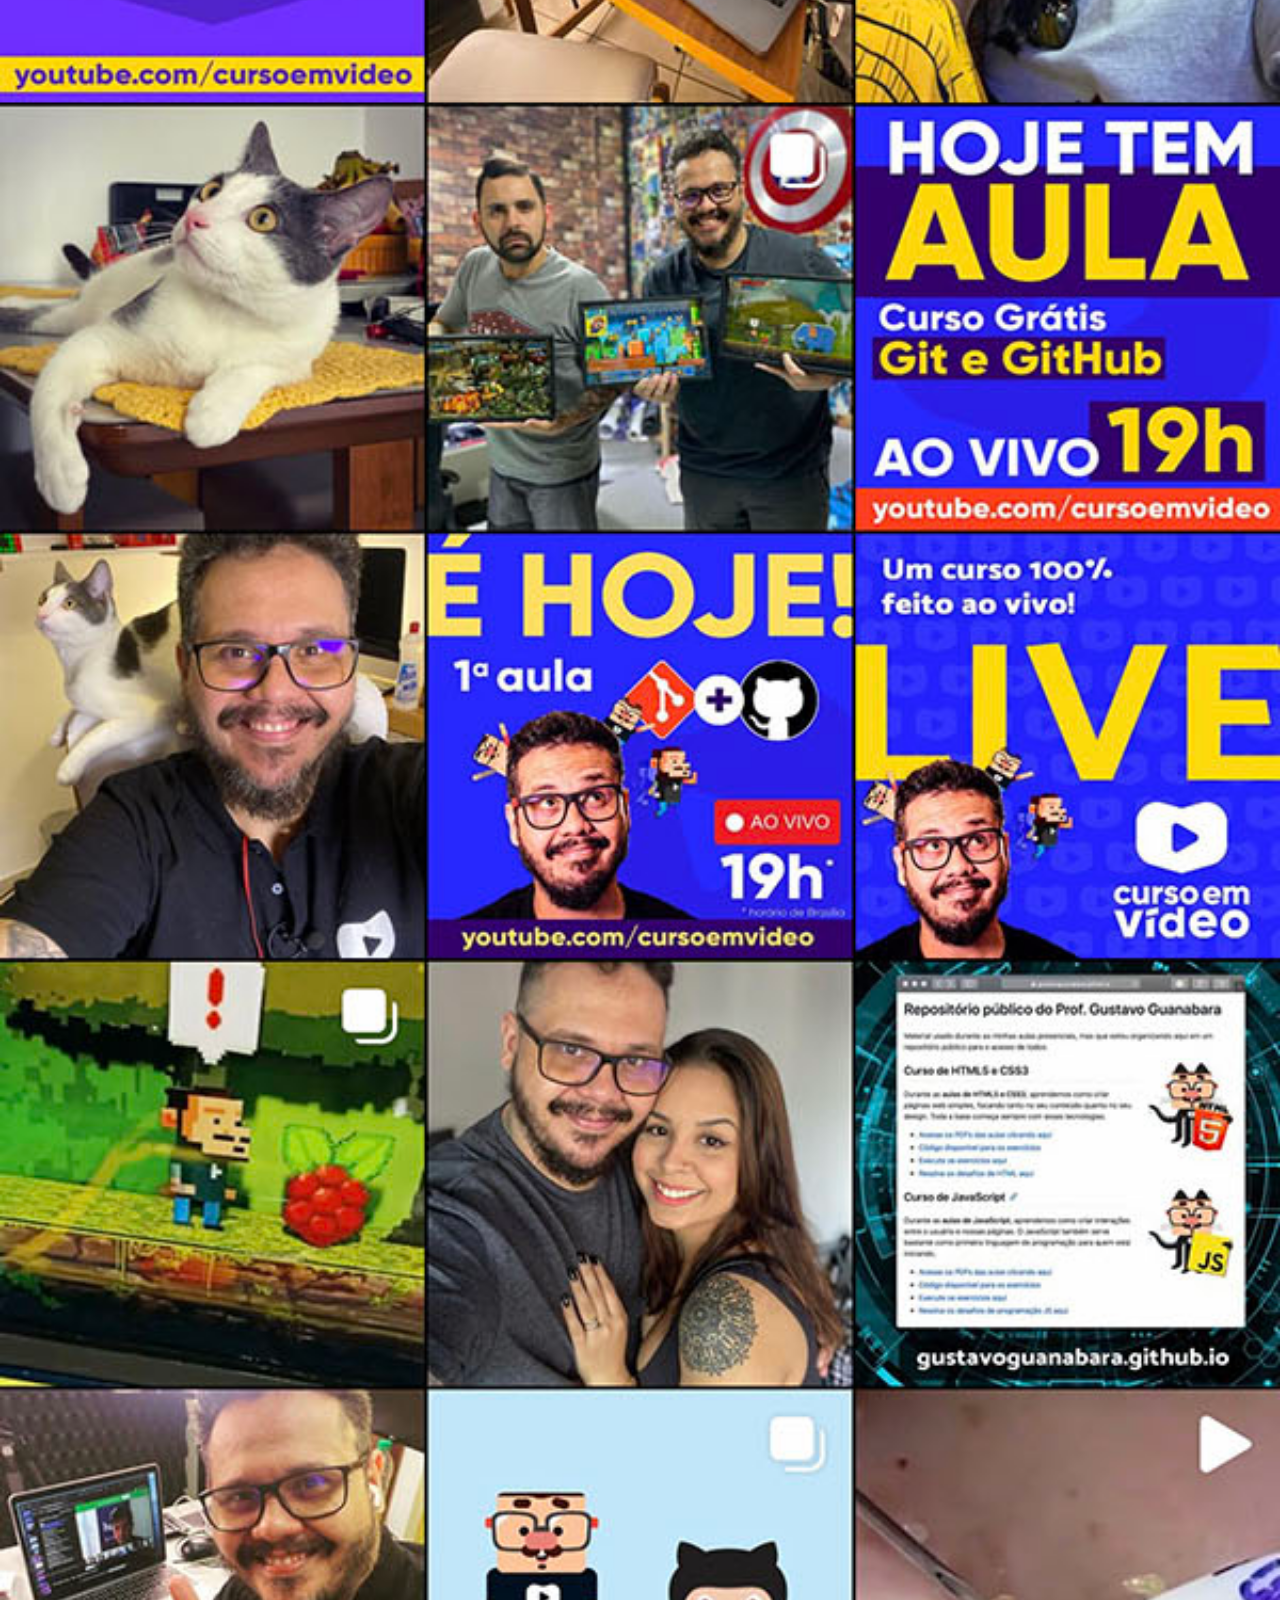
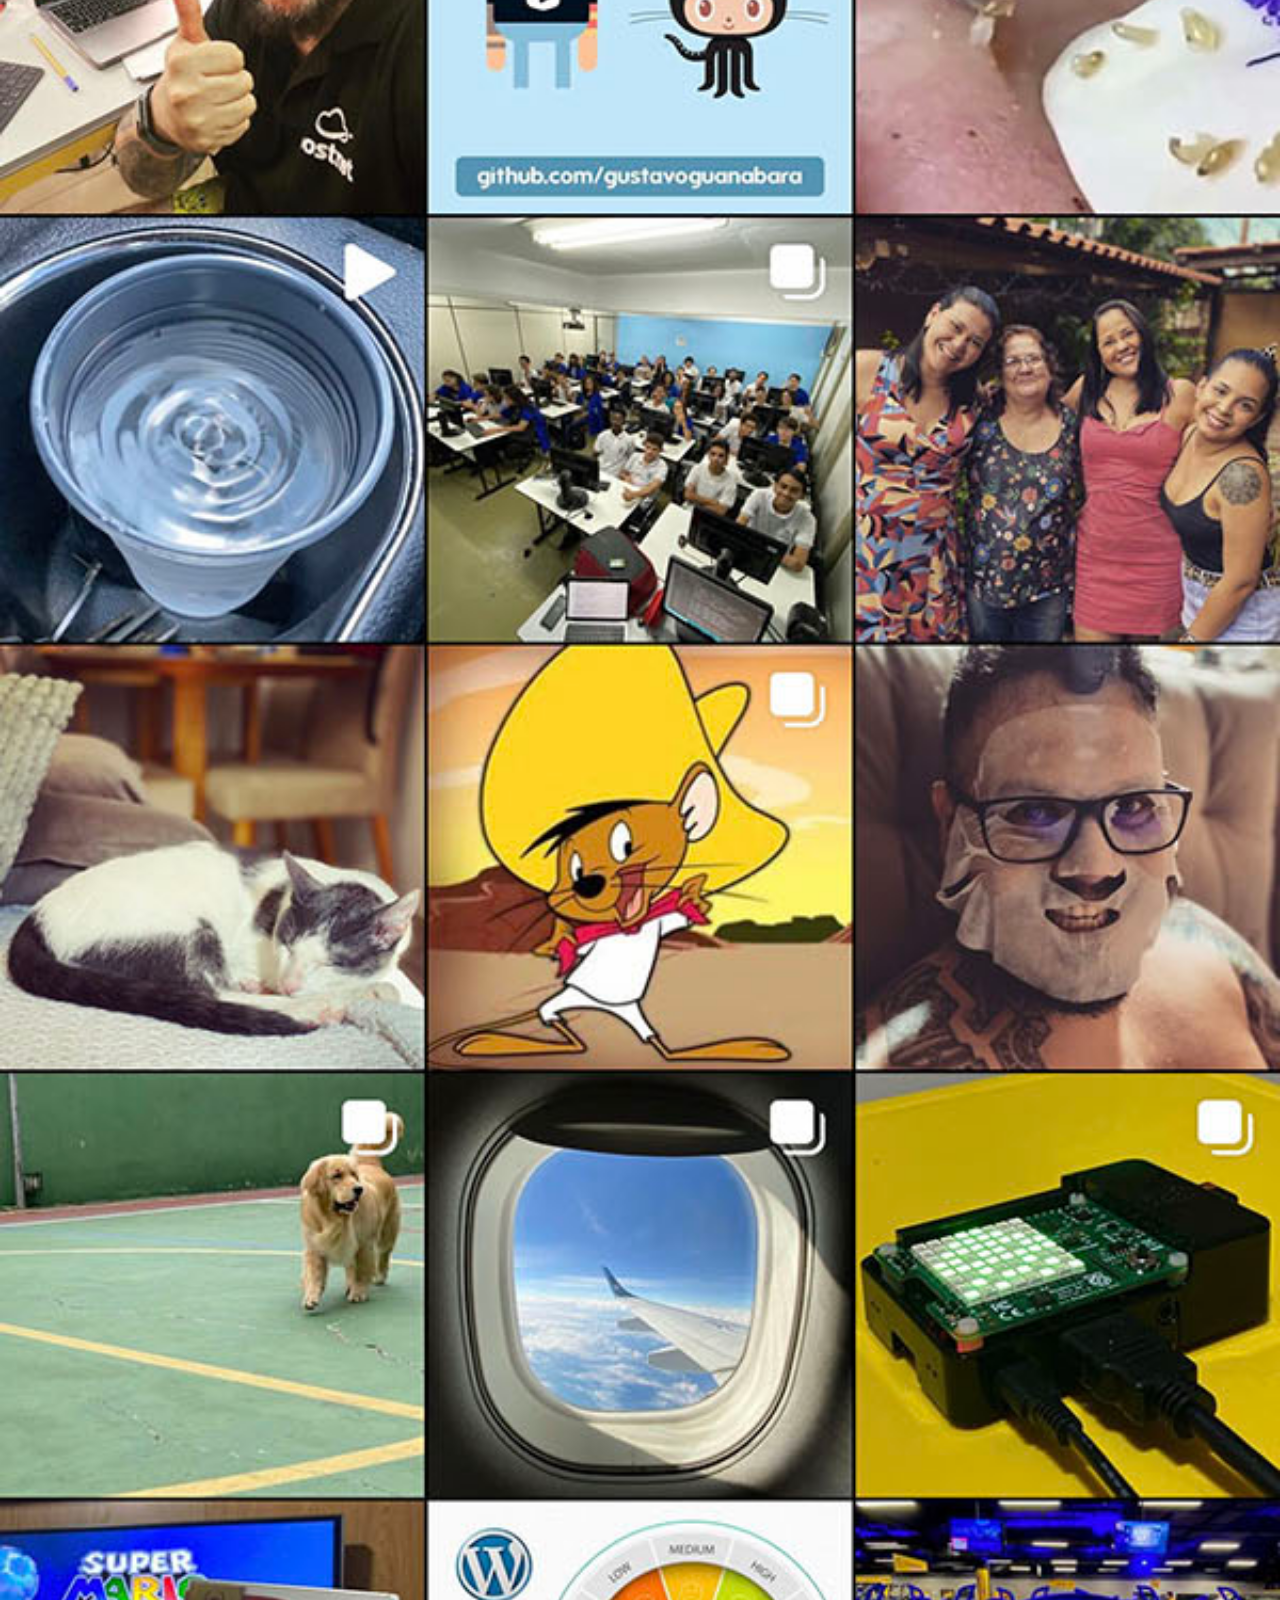
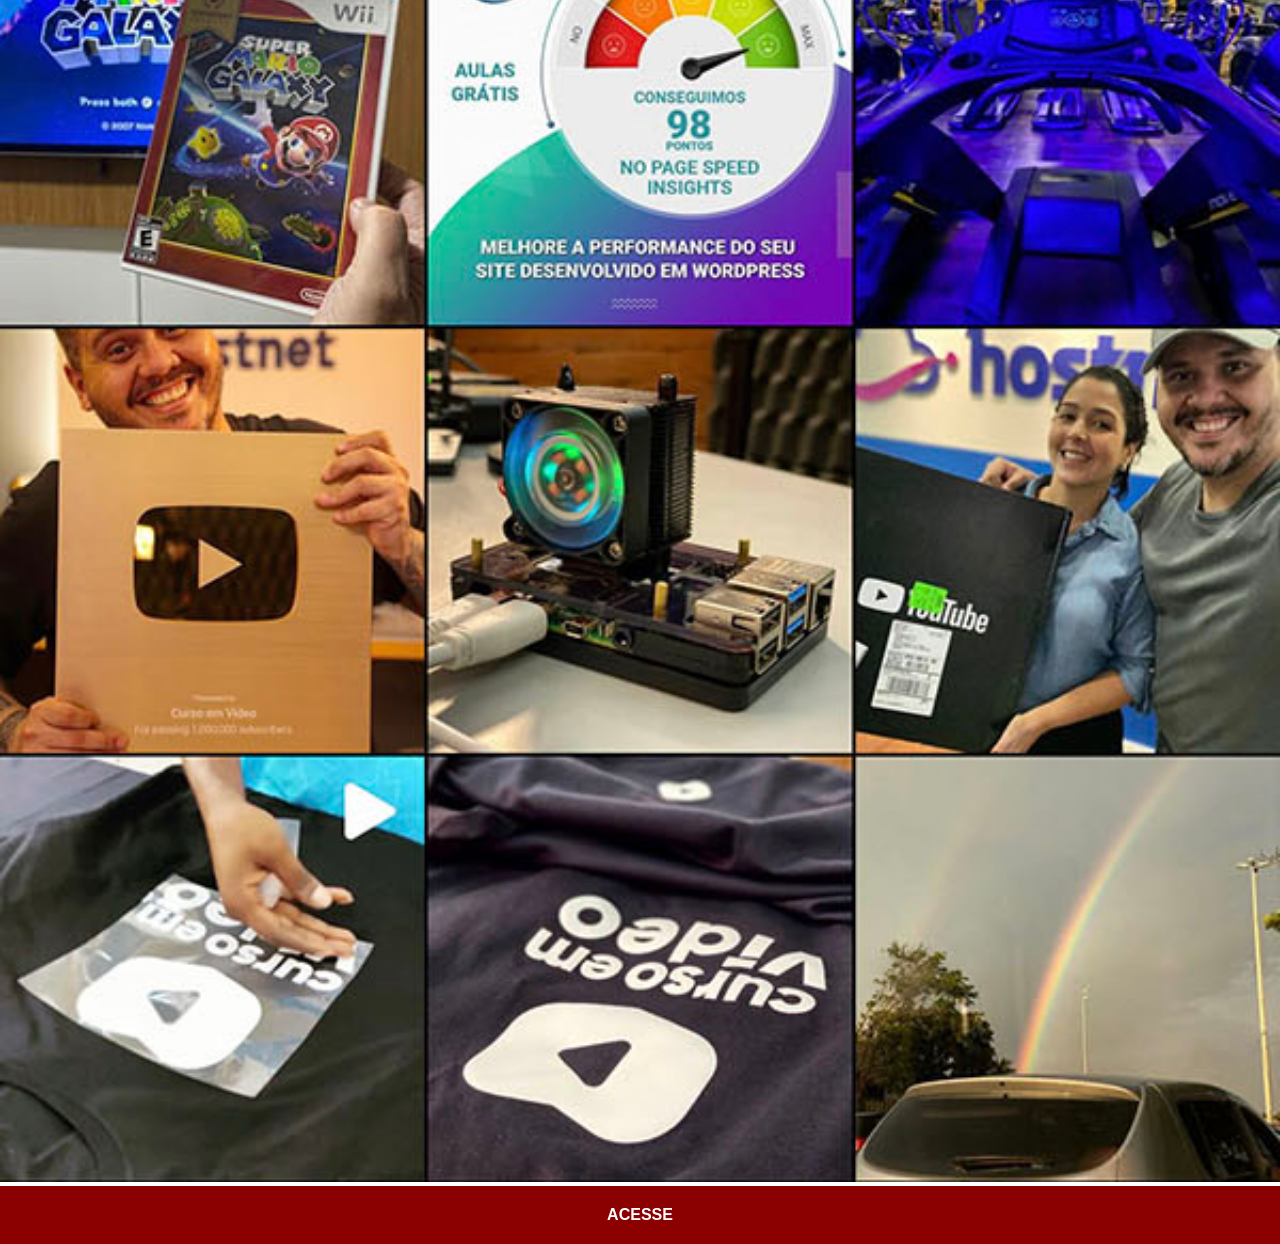
<file: instagram.html>
<!DOCTYPE html>
<html lang="pt-br">
<head>
    <meta charset="UTF-8">
    <meta name="viewport" content="width=device-width, initial-scale=1.0">
    <link rel="stylesheet" href="estilos/social.css">
    <title>Instagram</title>
</head>
<body>
    
    <img src="imagens/tela-instagram.jpg" alt="instagram">
    <a href="https://www.instagram.com/cursoemvideo?utm_source=ig_web_button_share_sheet&igsh=ZDNlZDc0MzIxNw==" target="_blank">ACESSE</a>
    
</body>
</html>
</file>
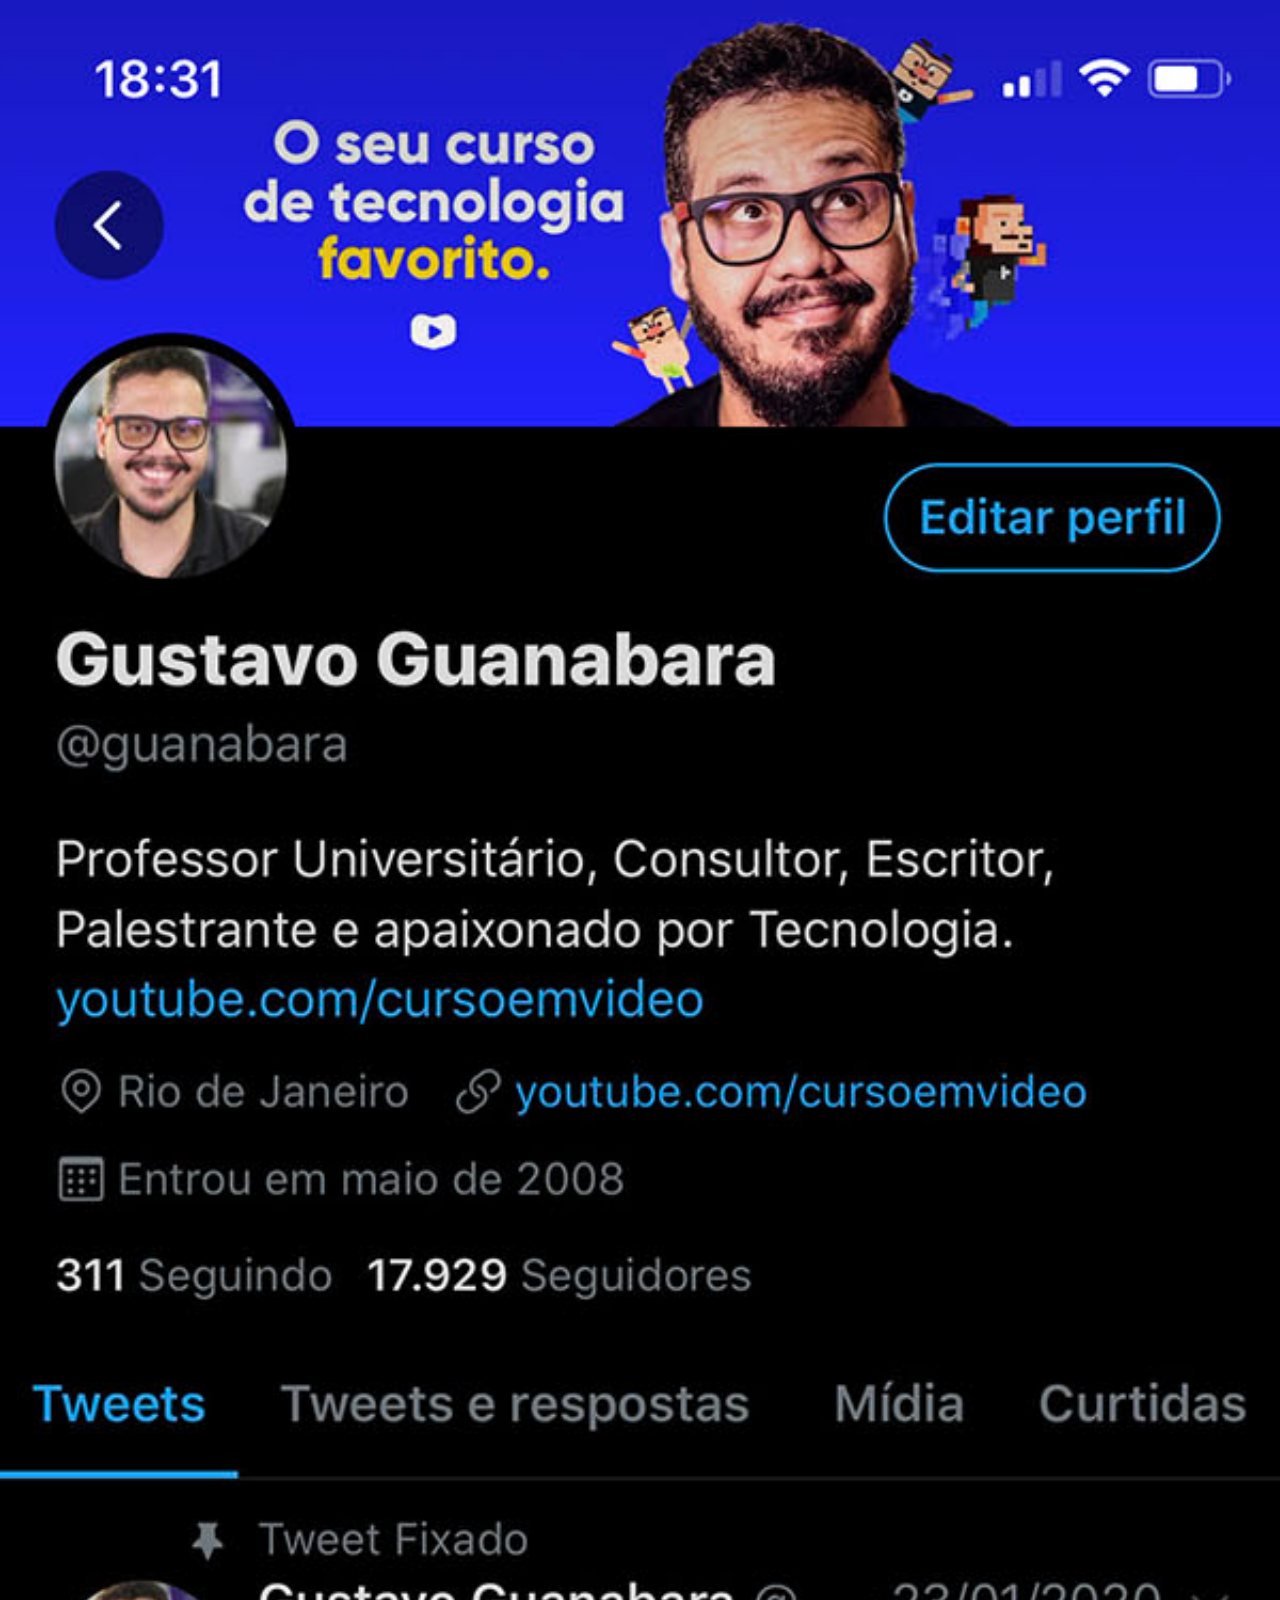
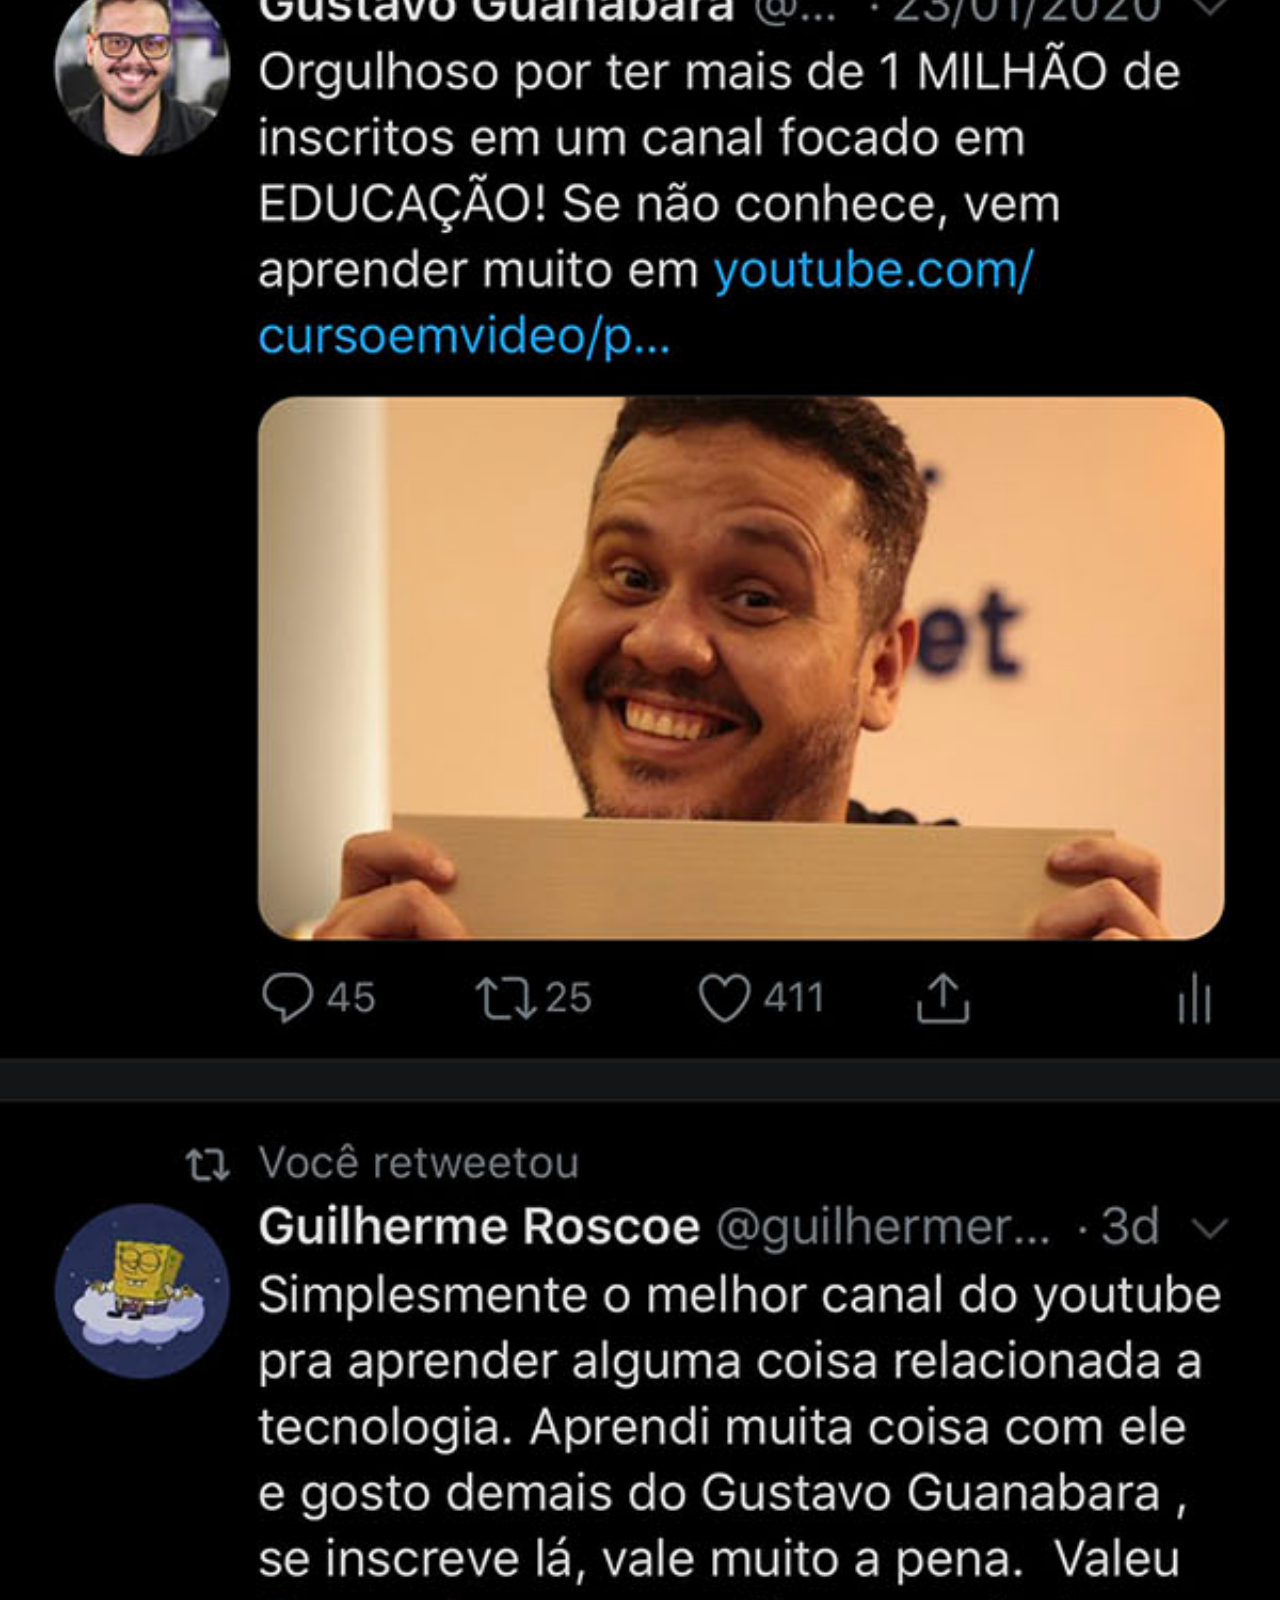
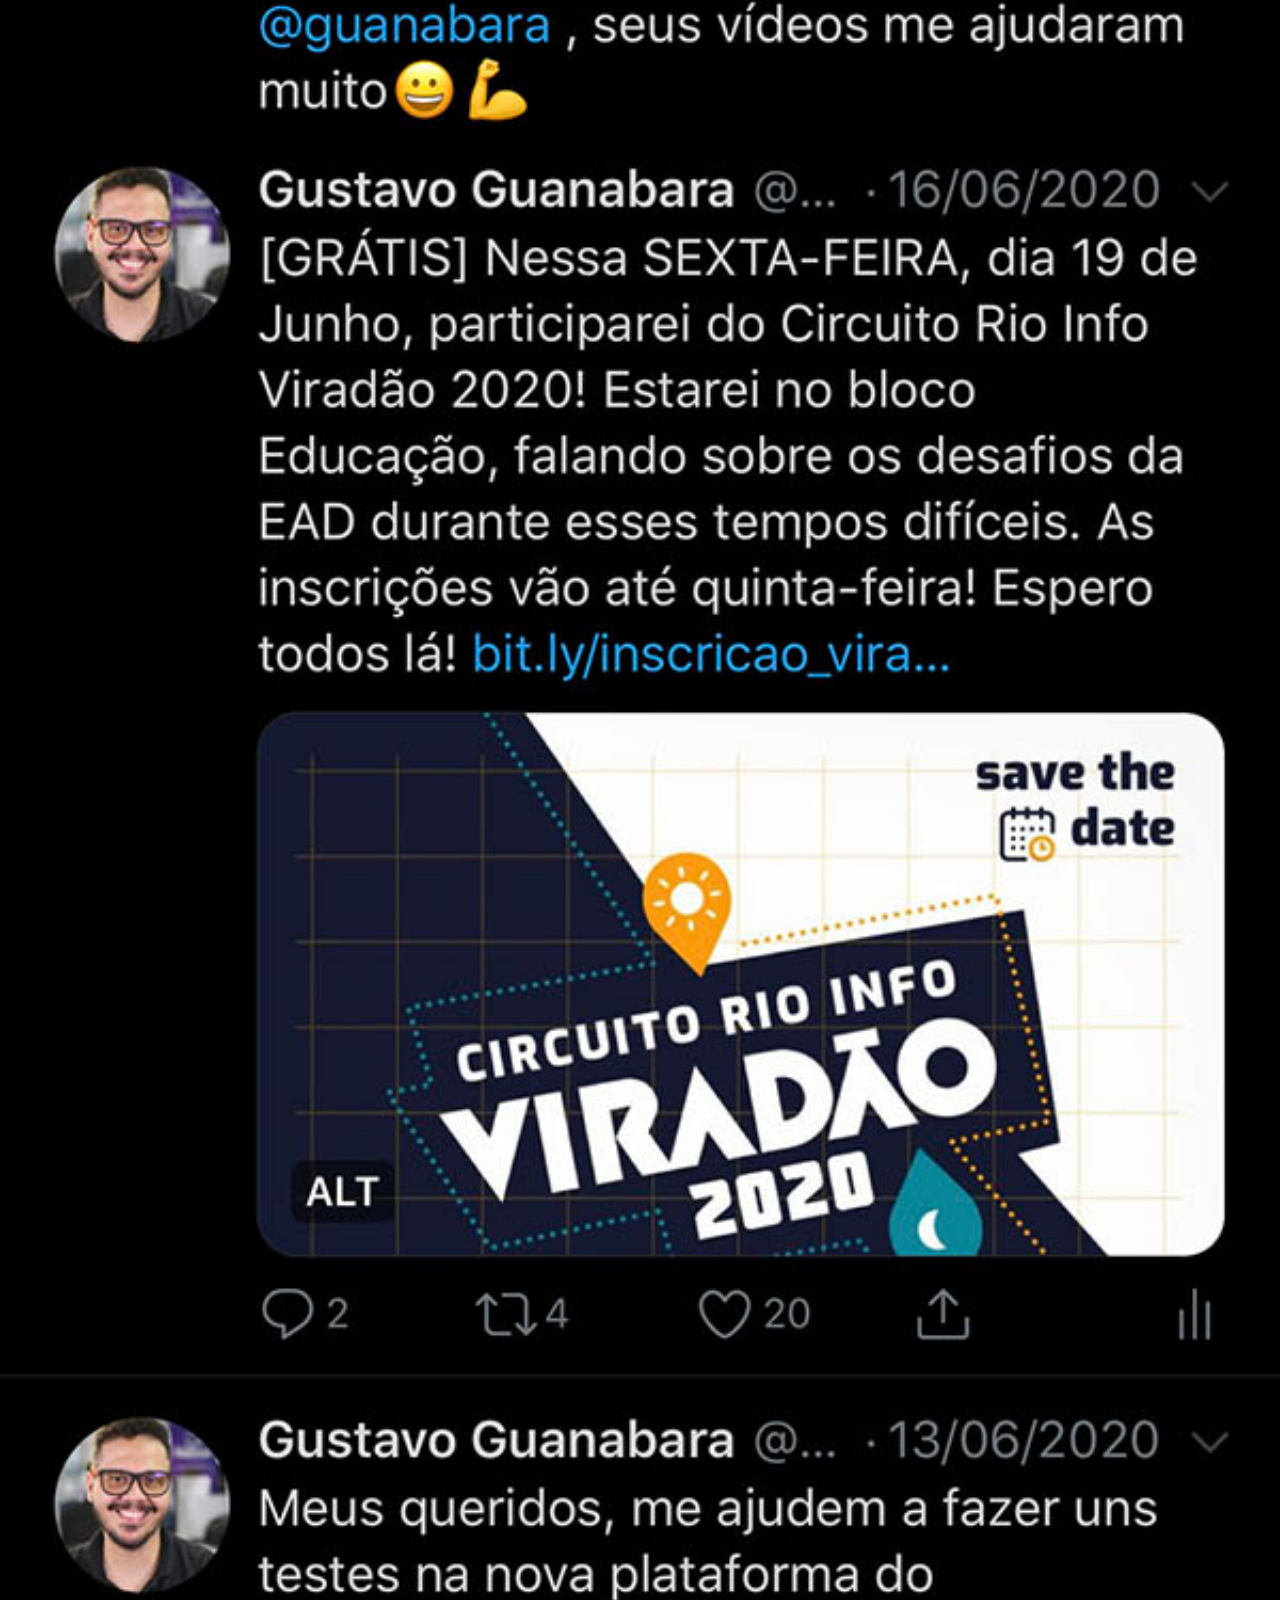
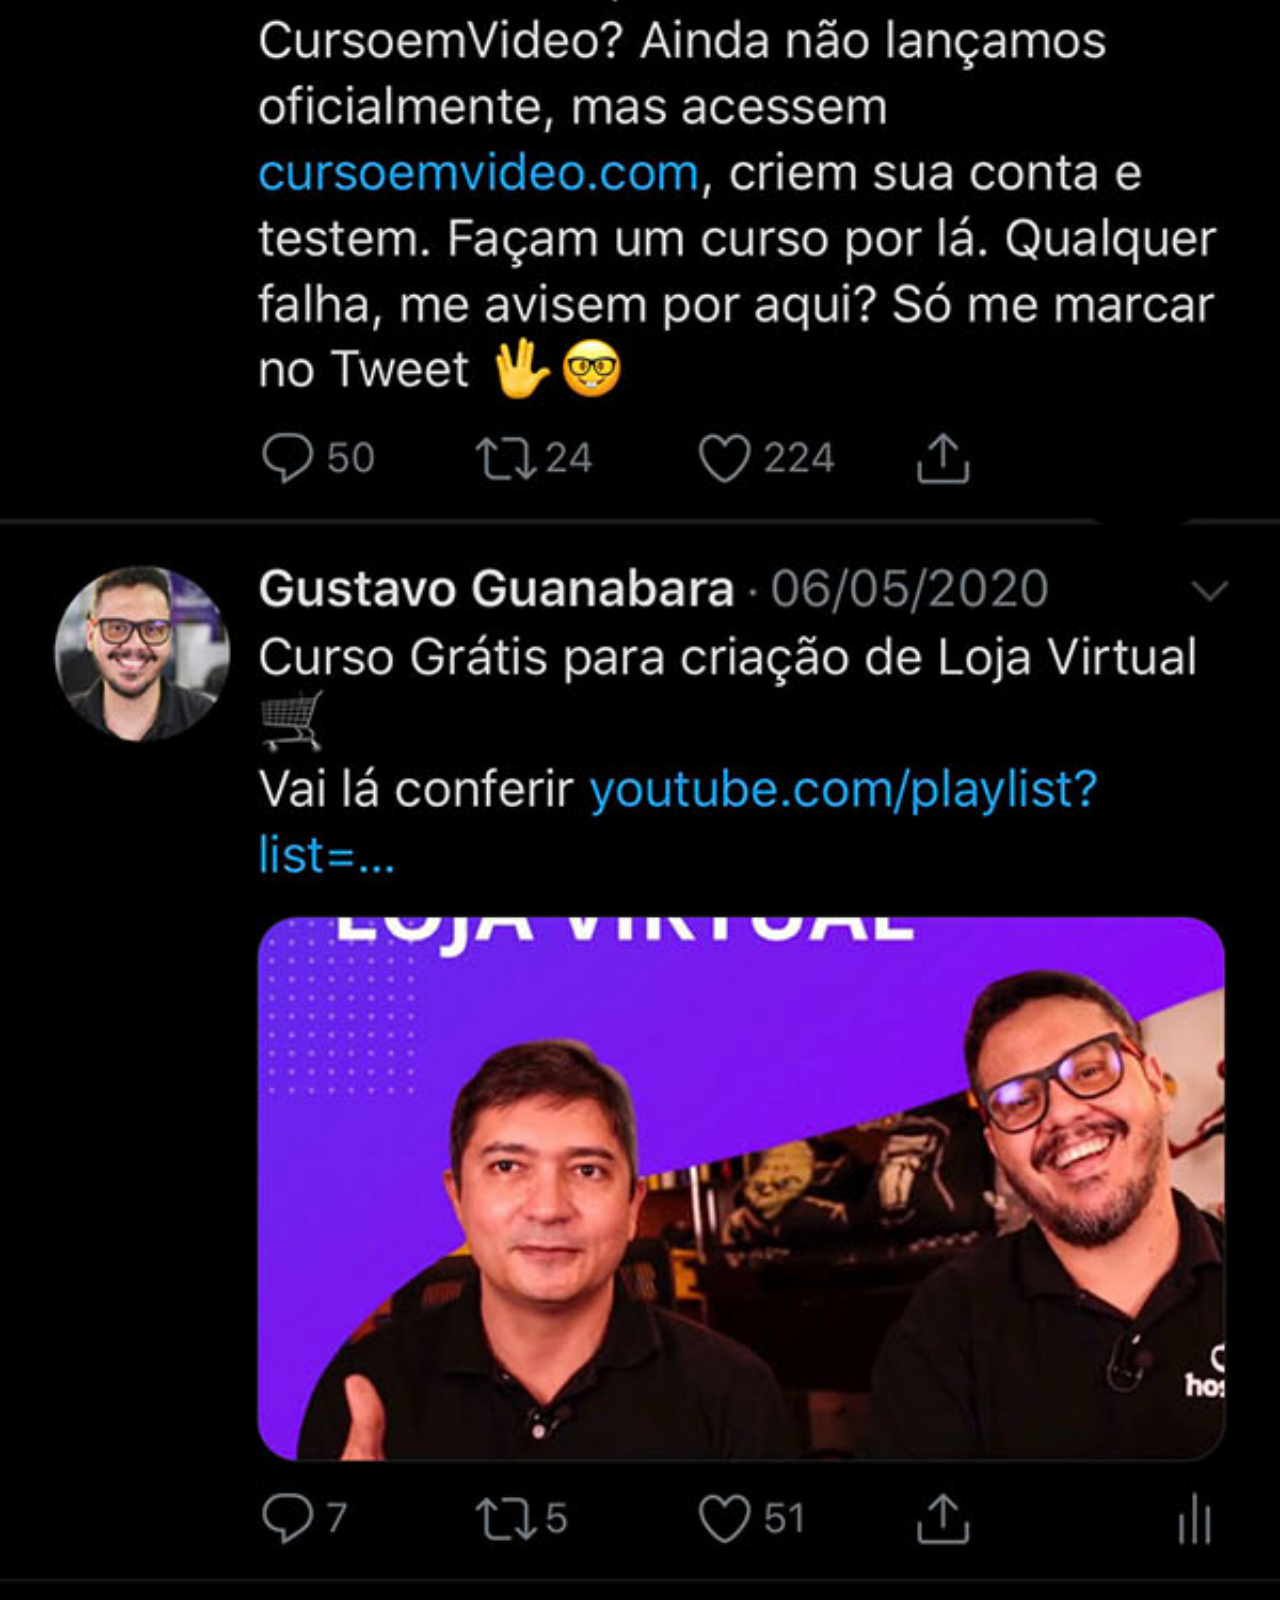
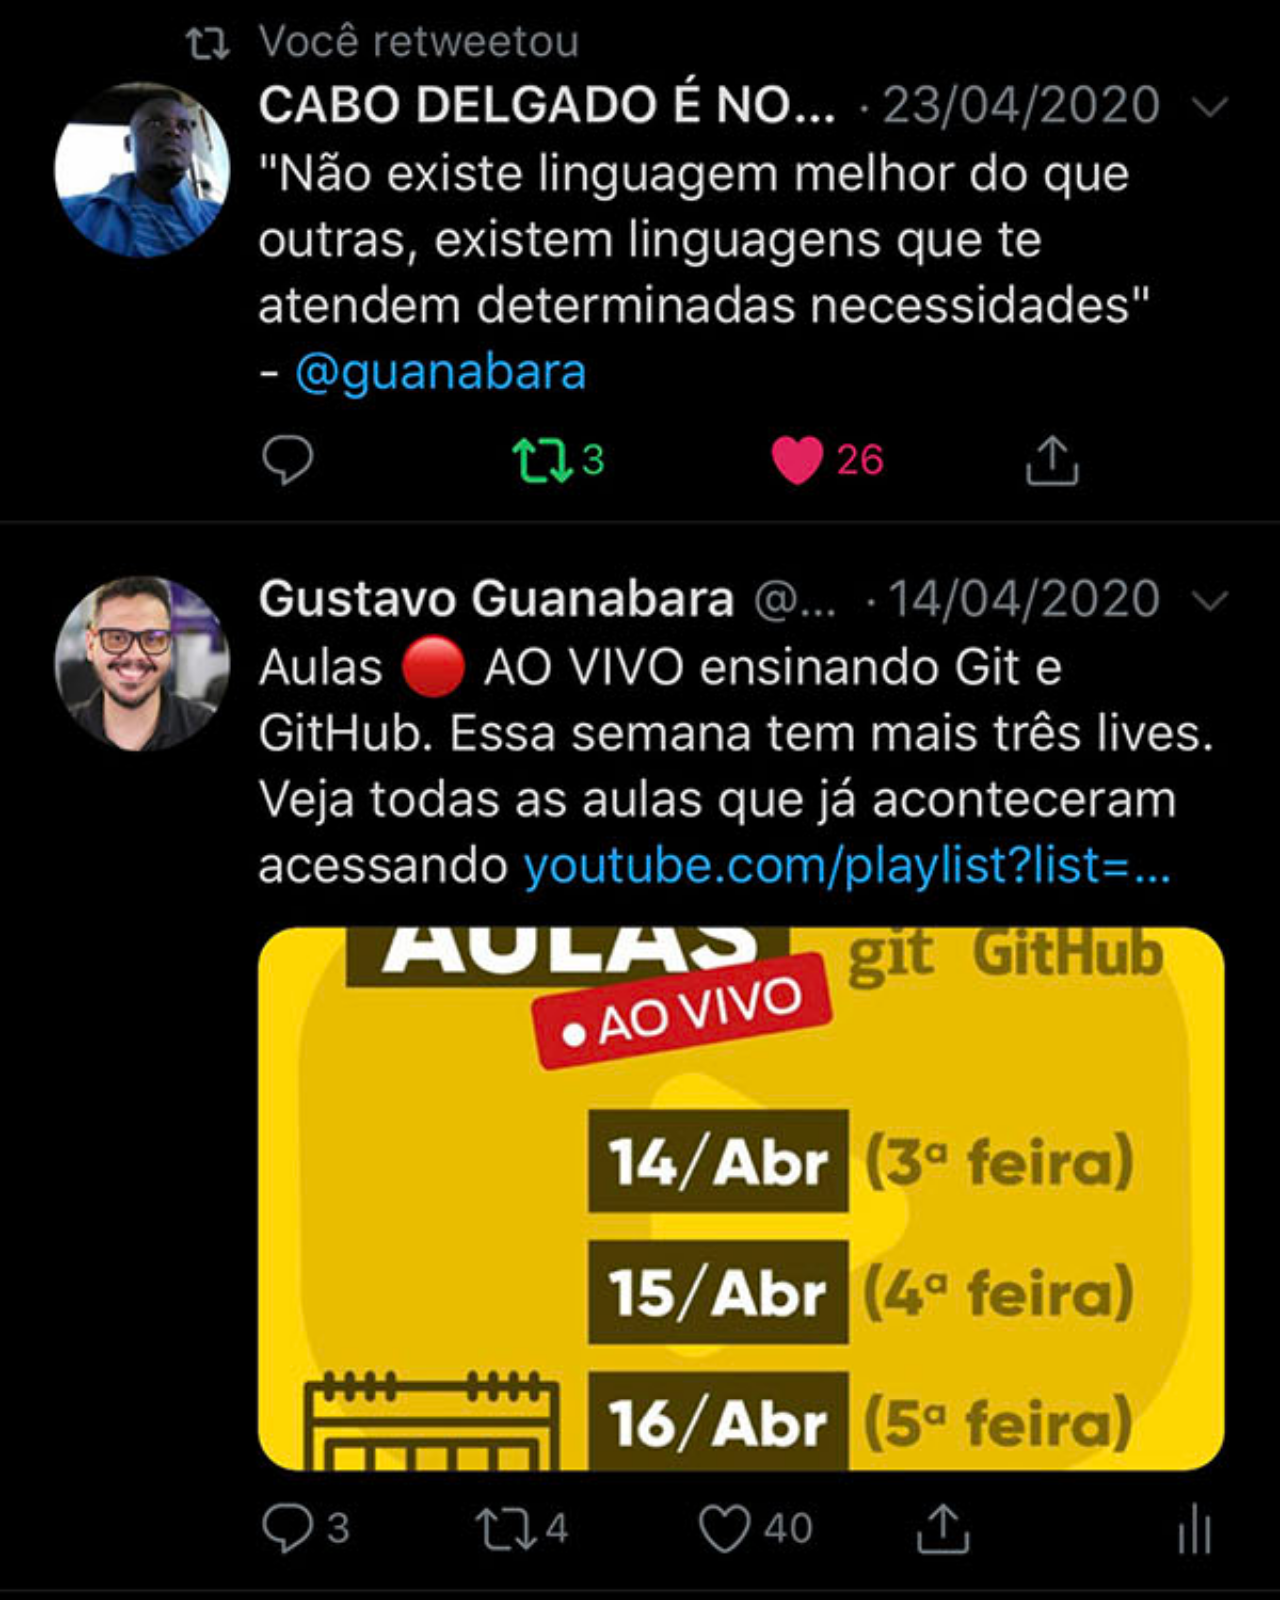
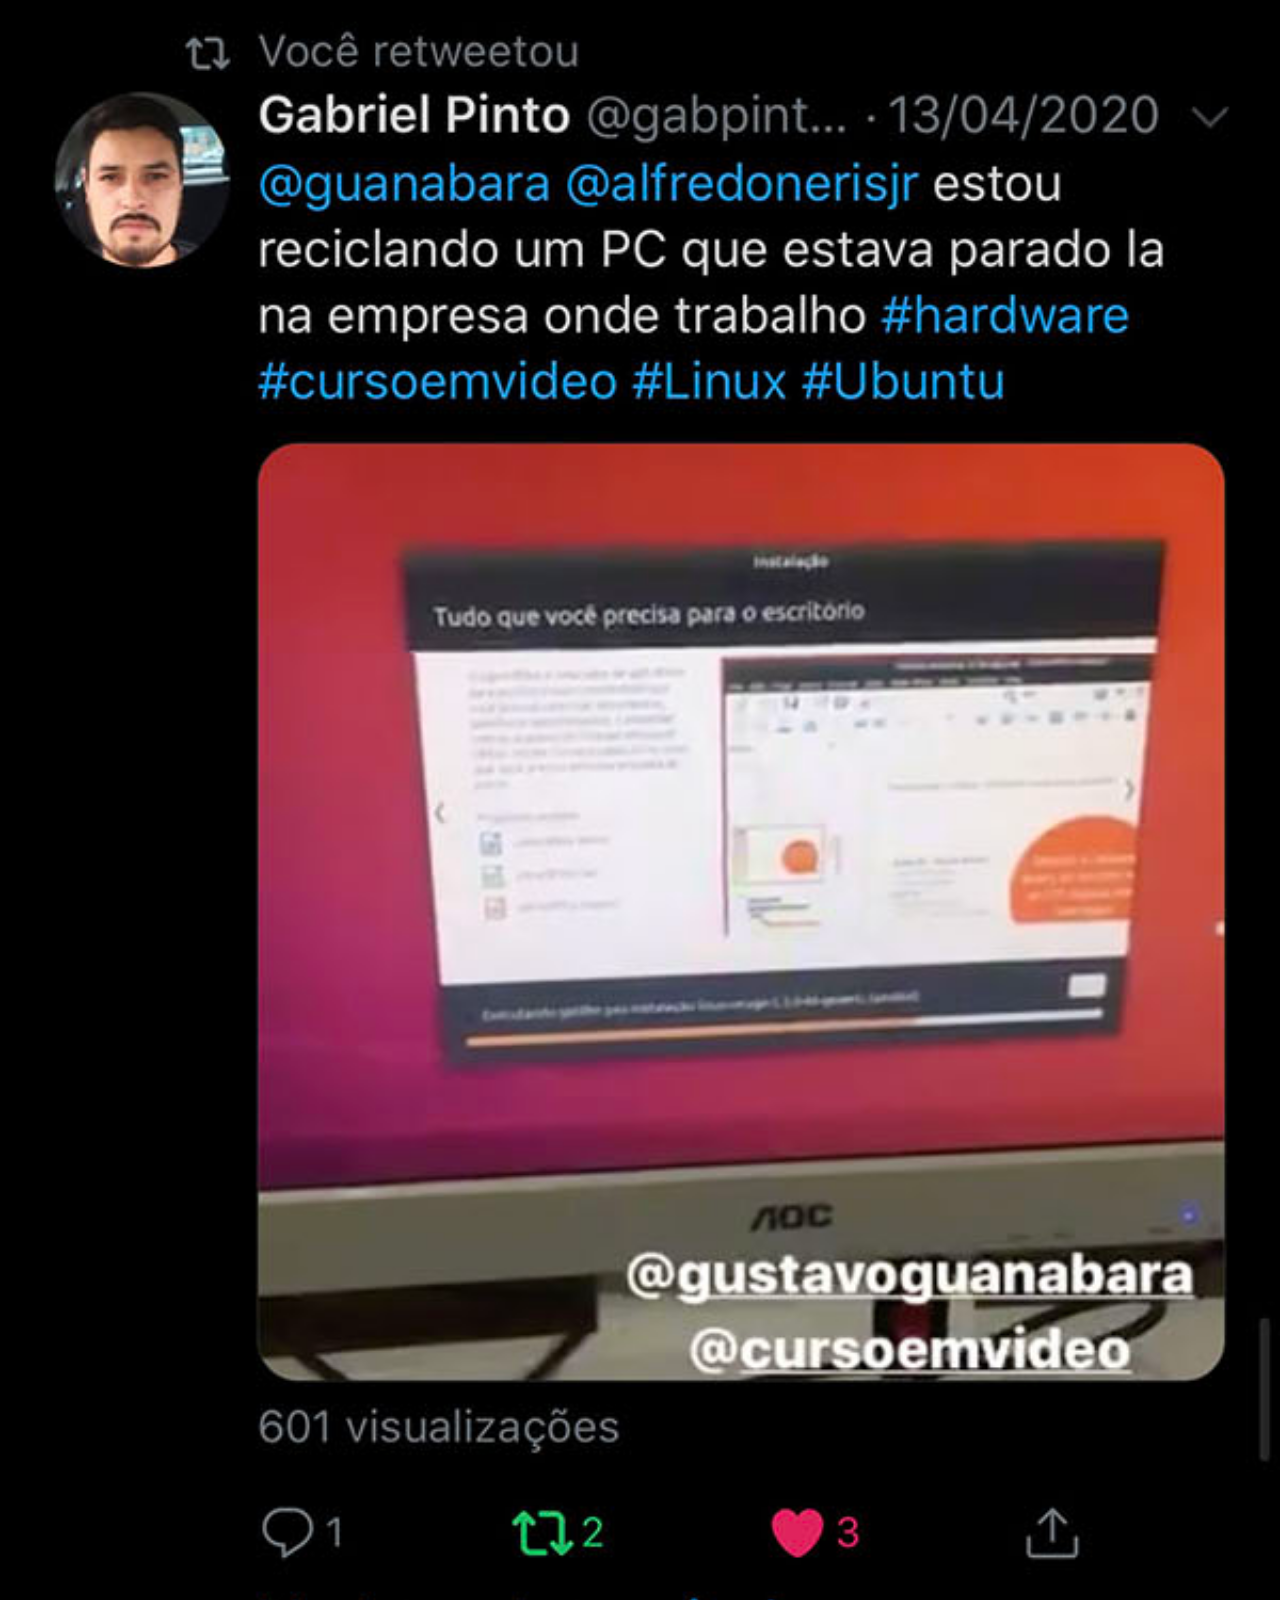
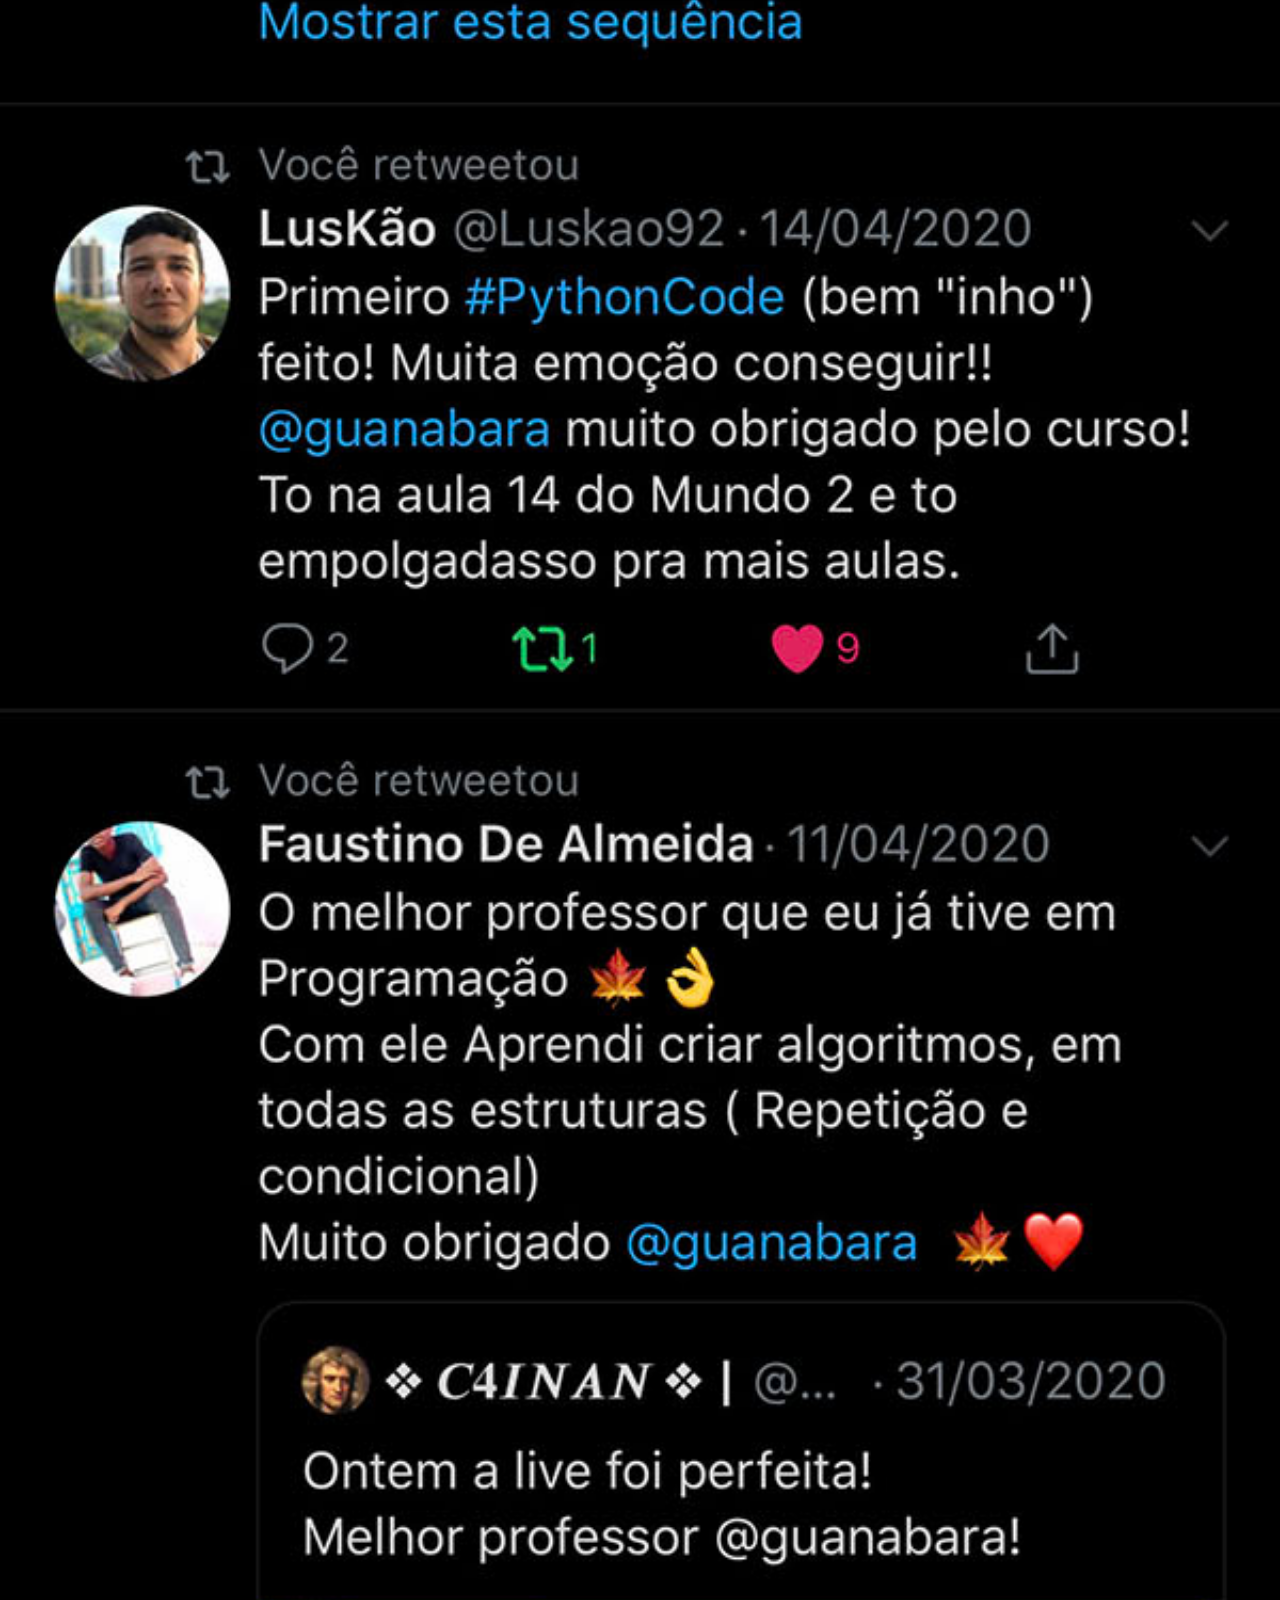
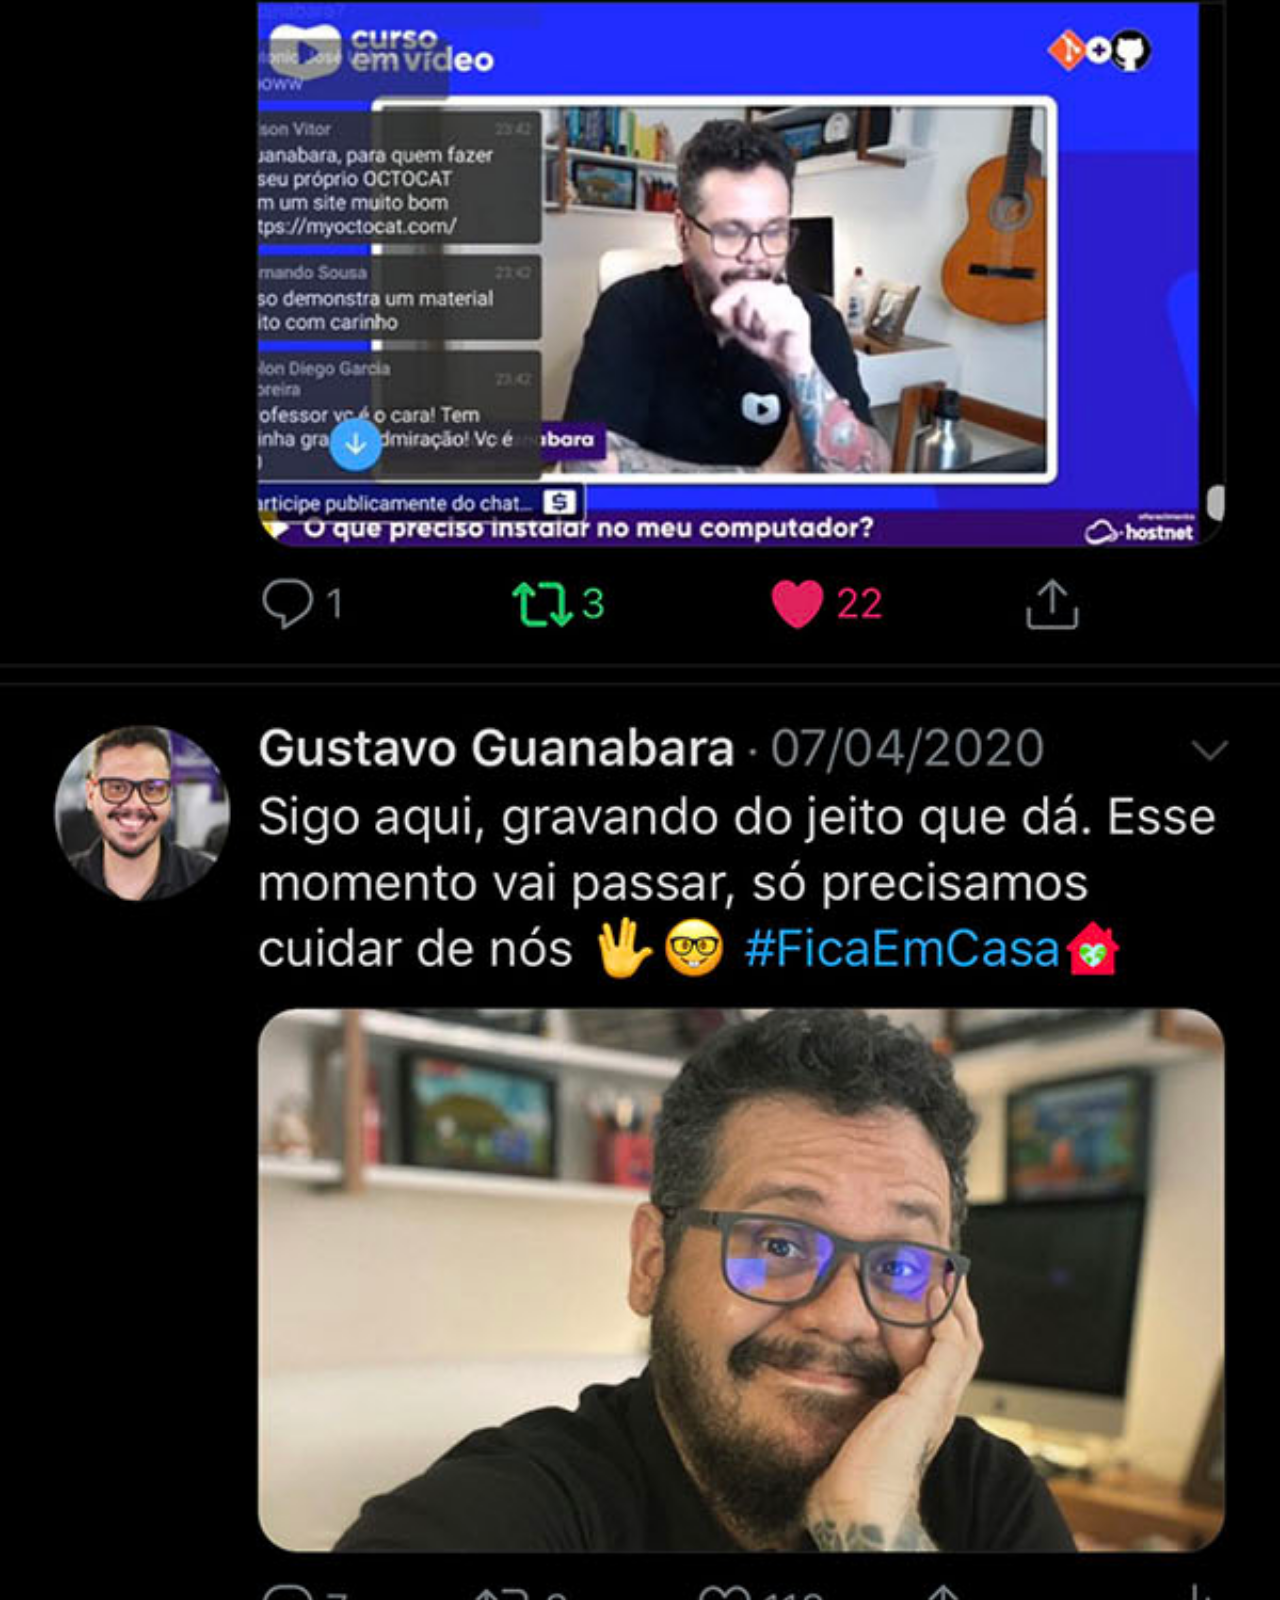
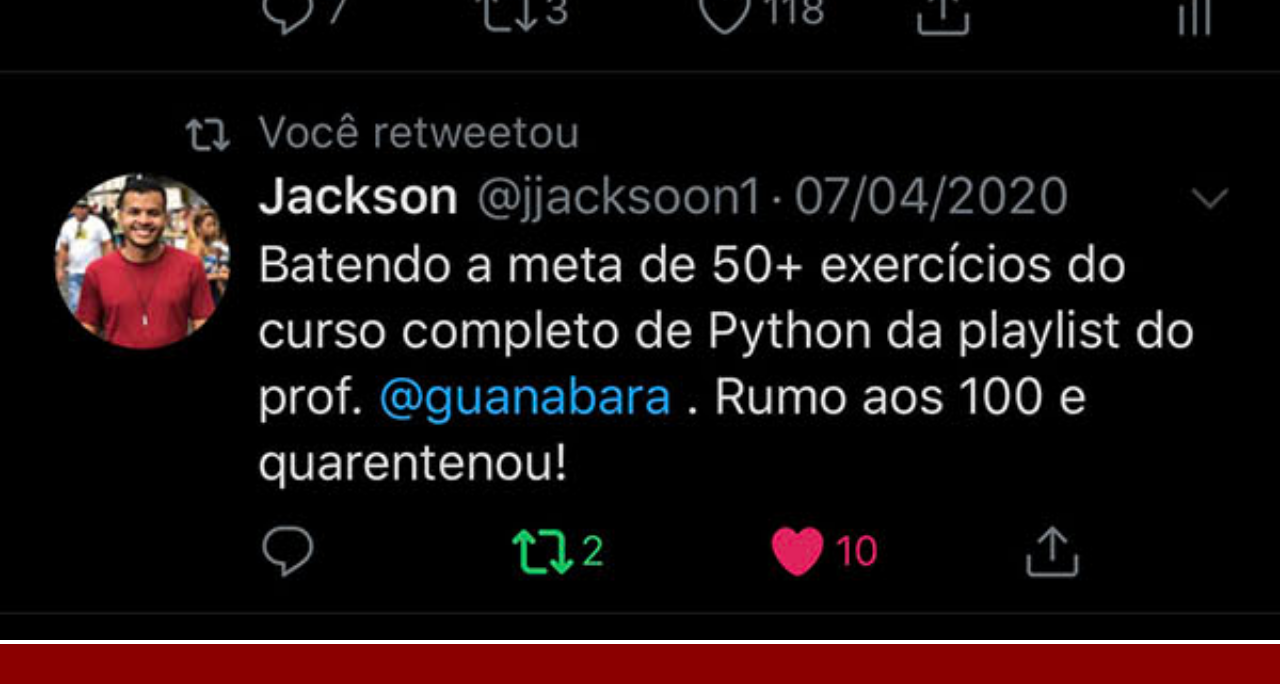
<file: twitter.html>
<!DOCTYPE html>
<html lang="pt-br">
<head>
    <meta charset="UTF-8">
    <meta name="viewport" content="width=device-width, initial-scale=1.0">
    <link rel="stylesheet" href="estilos/social.css">
    <title>Twitter</title>
</head>
<body>
    <img src="imagens/tela-twitter.jpg" alt="twitter">
    <a href="https://www.facebook.com/CursosEmVideo/?locale=pt_BR" target="_blank"></a>
    
</body>
</html>
</file>
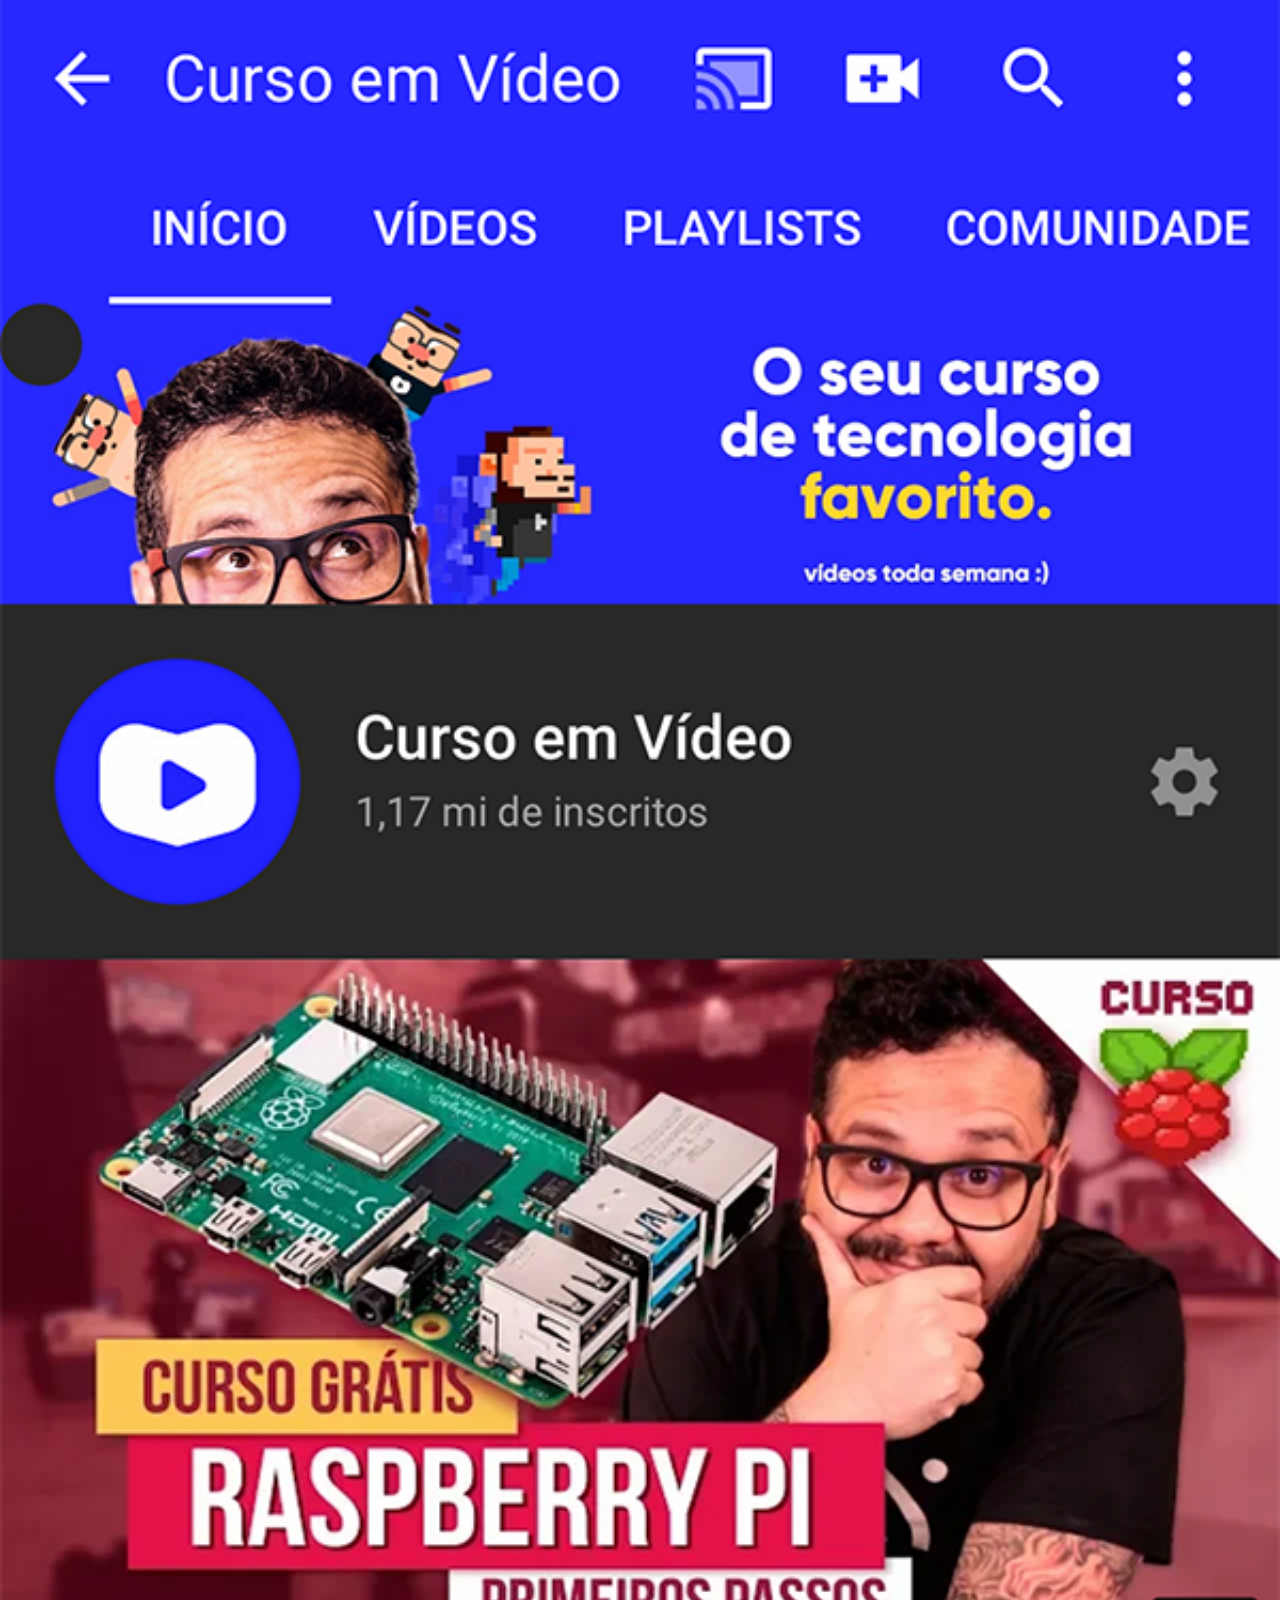
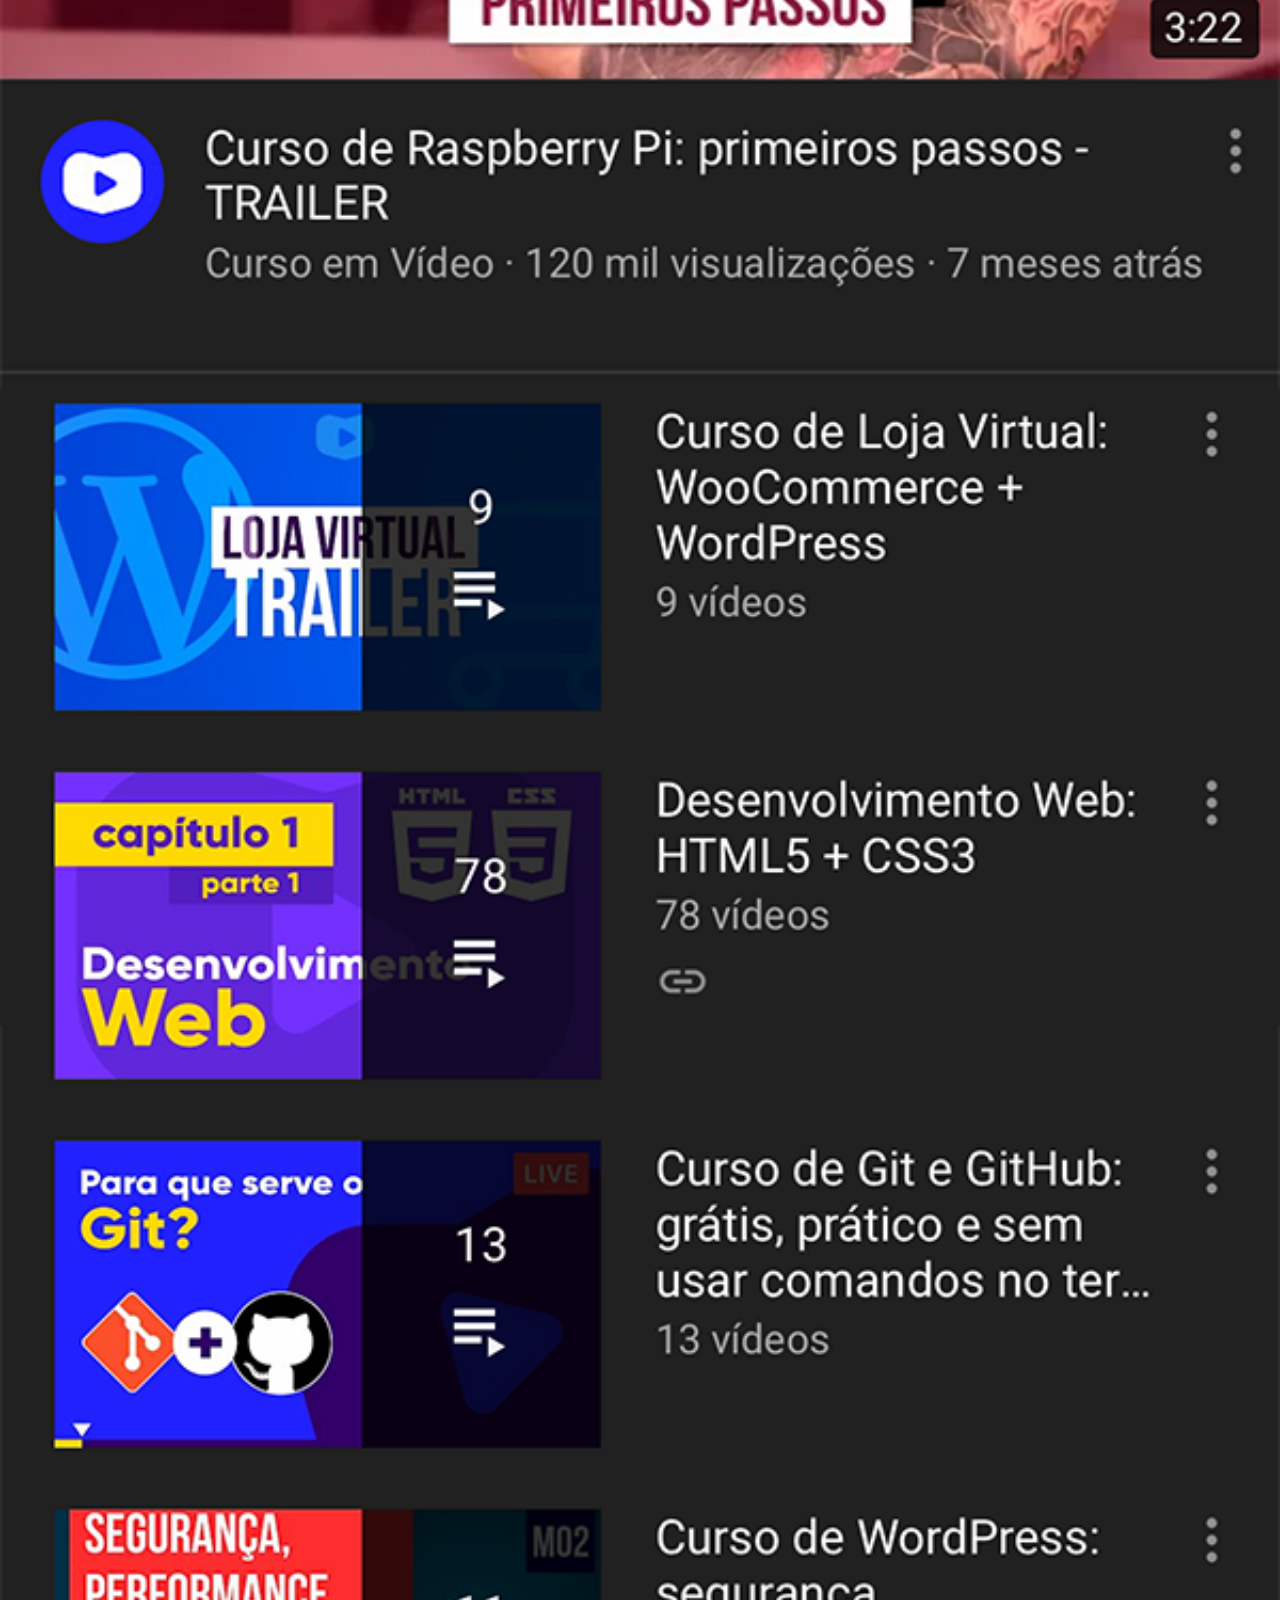
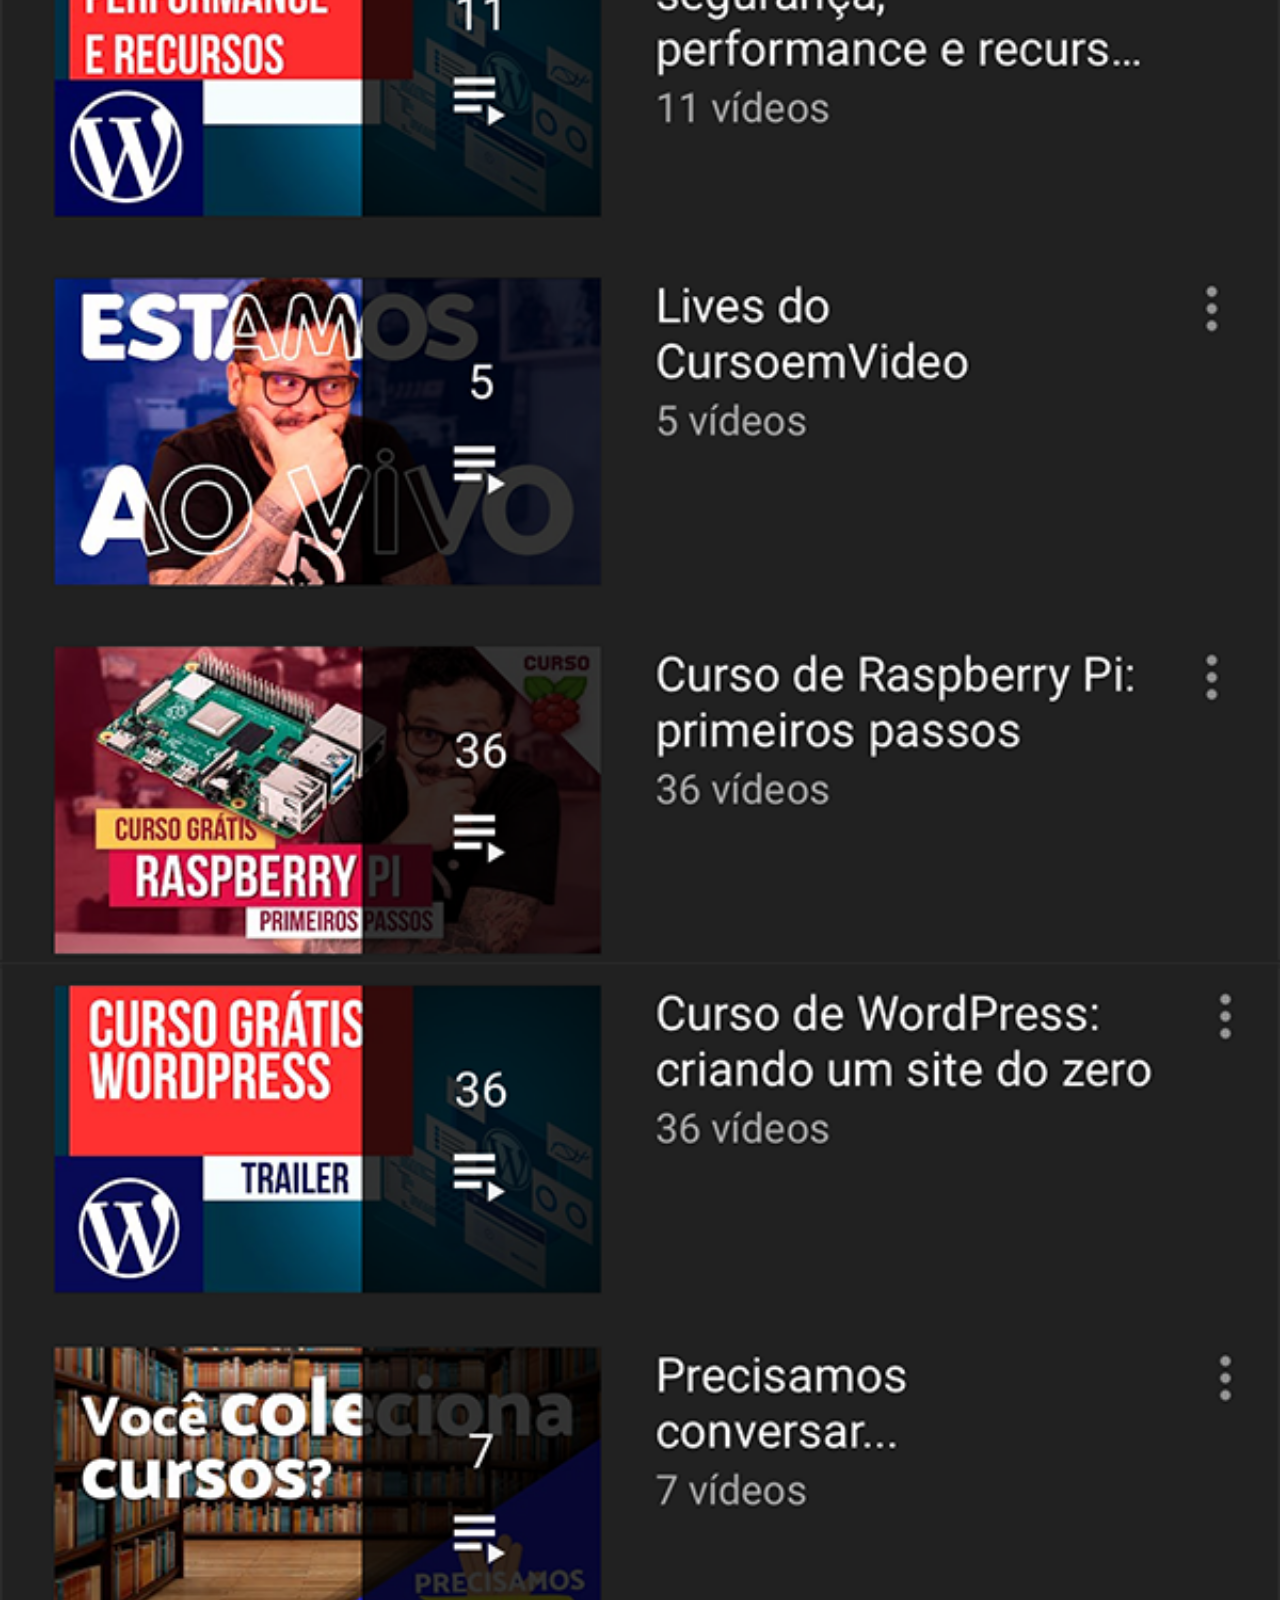
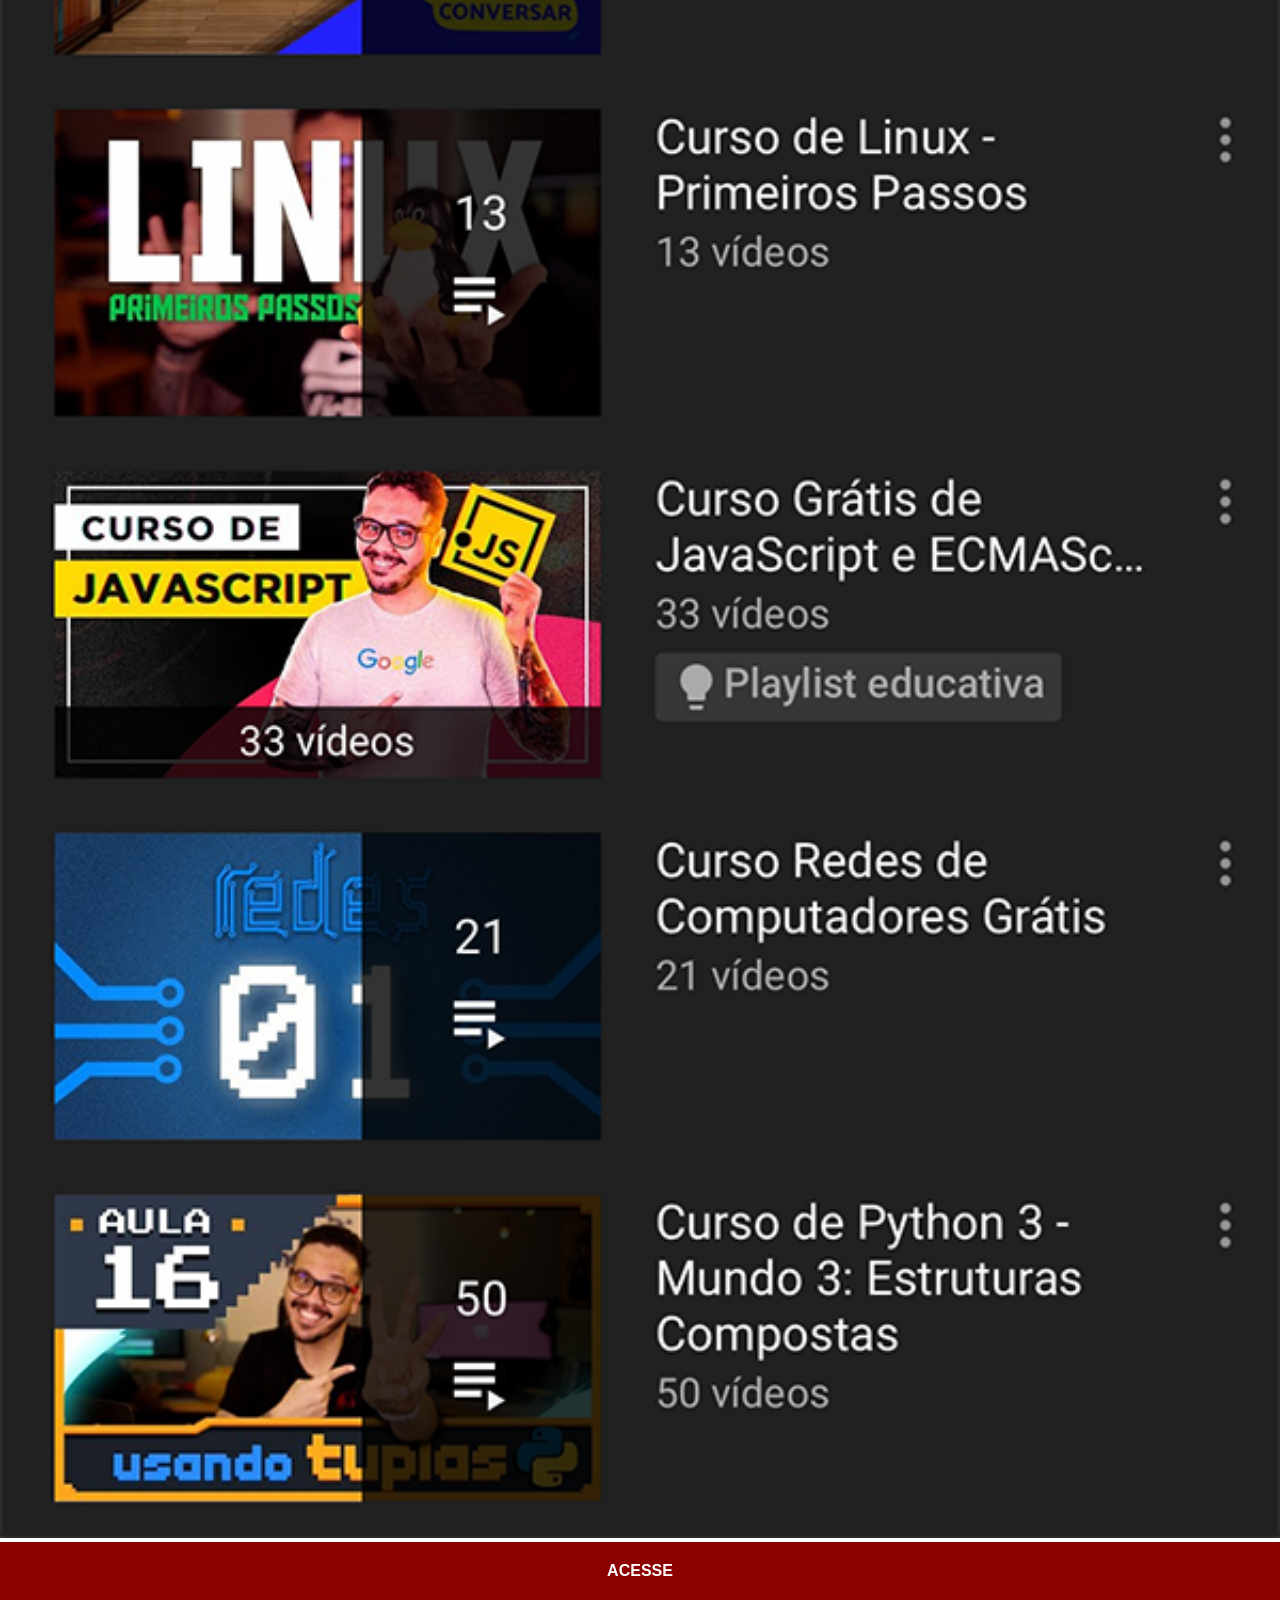
<file: youtube.html>
<!DOCTYPE html>
<html lang="pt-br">
<head>
    <meta charset="UTF-8">
    <meta name="viewport" content="width=device-width, initial-scale=1.0">
    <link rel="stylesheet" href="estilos/social.css">
    <title>Youtube</title>
   
</head>
<body>
    <img src="imagens/tela-youtube.png" alt="youtube">
    <a href="https://www.youtube.com/@cursoemvideo/playlists" target="_blank">ACESSE</a>
    
</body>
</html>
</file>
<file: estilos/style.css>
@charset "utf-8";

*{
    margin: 0px;
    padding: 0px;
    font-family: Arial, Helvetica, sans-serif;
}

html, body {
    height: 100vh;
    width: 100vw;
    background-color: black;
}

body {
    background: url(../imagens/fundo-madeira.jpg) no-repeat top center;
    background-size: cover ;
    background-attachment: fixed;
}

main {
    position: relative;
    height: 100vh;
   
}
section#telefone {
    position: absolute;
    top: 50%;
    left: 50%;
    transform: translate(-50%, -50%);  


    height: 627px;
    width: 311px;
    
    background: url(../imagens/frame-iphone.png) no-repeat;
}

iframe#tela {
    position: relative;
    top: 80px;
    left: 22px;
    width: 267px;
    height: 472px;
}

section#redes-sociais {
    text-align: right;
}

section#redes-sociais img {
    width: 50px;
    height: 50px;
    margin: 10px;
    border-radius: 50%;
    box-shadow: 2px 2px 2px rgba(0, 0, 0, 0.418);
    box-sizing: border-box;
}

section#redes-sociais img:hover {
    border: 2px solid rgba(255, 255, 255, 0.384);
    transform: translate(-3px, -3px);
    box-shadow: 5px 5px 10px rgba(0, 0, 0, 0.521);
    transition: transform .5s;
}
</file>
<file: estilos/social.css>
*{
    margin: 0px;
    padding: 0px;
    font-family: Arial, Helvetica, sans-serif;
}

::-webkit-scrollbar {
    width: 0px;
    height: 0px;
}
img {
    width: 100vw;           

}

a {
    display: block;
    background-color: darkred;
    color: white;
    padding: 20px;
    text-align: center;
    font-weight: bolder;
    text-decoration: none;
}

a:hover {
    background-color: rgba(78, 48, 102, 0.699);
}
</file>
